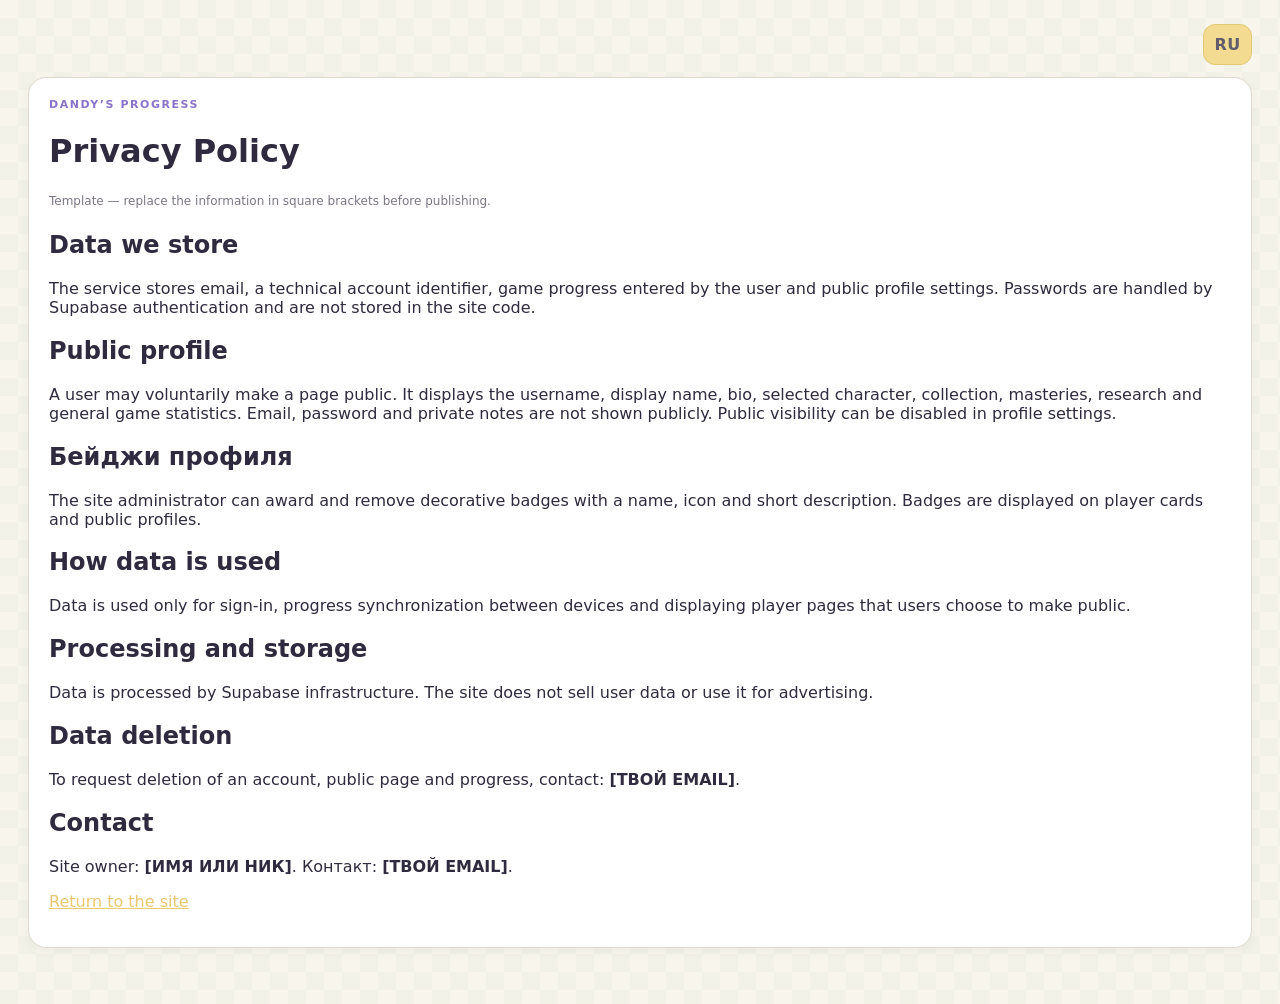
<file: privacy.html>
<!doctype html>
<html lang="ru">
<head>
  <meta charset="utf-8">
  <meta name="viewport" content="width=device-width,initial-scale=1">
  <title>Политика конфиденциальности — Dandy’s Progress</title>
  <link rel="icon" href="favicon.ico" sizes="any">
  <link rel="icon" type="image/png" sizes="32x32" href="favicon-32.png">
  <link rel="icon" type="image/png" sizes="192x192" href="favicon-192.png">
  <link rel="apple-touch-icon" href="apple-touch-icon.png">
  <link rel="manifest" href="site.webmanifest">
  <link rel="stylesheet" href="styles.css">
</head>
<body>
  <main class="page active" style="max-width:850px">
    <div style="display:flex;justify-content:flex-end;margin-bottom:12px">
      <button class="secondary-btn compact language-toggle" id="languageToggle" type="button" title="Switch to English" aria-label="Switch to English">EN</button>
    </div>
    <div class="panel">
      <p class="eyebrow">Dandy’s Progress</p>
      <h1>Политика конфиденциальности</h1>
      <p class="note">Шаблон — перед публичной публикацией замени данные в квадратных скобках.</p>

      <h2>Какие данные хранятся</h2>
      <p>Сервис хранит email, технический идентификатор аккаунта, введённый пользователем игровой прогресс и настройки публичного профиля. Пароли обрабатываются системой аутентификации Supabase и не сохраняются в коде сайта.</p>

      <h2>Публичный профиль</h2>
      <p>Пользователь может добровольно открыть страницу, на которой отображаются ник, имя, описание, выбранный персонаж, коллекция, мастерства, исследования и общая игровая статистика. Email, пароль и личные заметки публично не показываются. Публичность страницы можно отключить в настройках профиля.</p>

      <h2>Бейджи профиля</h2>
      <p>Администратор сайта может выдавать и удалять декоративные бейджи с названием, значком и кратким описанием. Бейджи отображаются в карточках и публичных профилях игроков.</p>

      <h2>Зачем используются данные</h2>
      <p>Данные используются только для входа, синхронизации прогресса между устройствами и показа добровольно открытых страниц игроков.</p>

      <h2>Передача и хранение</h2>
      <p>Данные обрабатываются инфраструктурой Supabase. Сайт не продаёт пользовательские данные и не использует их для рекламы.</p>

      <h2>Удаление данных</h2>
      <p>Чтобы запросить удаление аккаунта, публичной страницы и прогресса, напиши: <strong>[ТВОЙ EMAIL]</strong>.</p>

      <h2>Контакты</h2>
      <p>Владелец сайта: <strong>[ИМЯ ИЛИ НИК]</strong>. Контакт: <strong>[ТВОЙ EMAIL]</strong>.</p>
      <p><a href="index.html" style="color:var(--accent-warm)">Вернуться на сайт</a></p>
    </div>
  </main>
  <script src="i18n.js"></script>
  <script>
    document.getElementById('languageToggle').addEventListener('click', () => window.I18N.toggle());
    window.addEventListener('dandys-language-change', () => window.I18N.translate(document));
  </script>
</body>
</html>
</file>
<file: styles.css>
:root {
  --bg: #11131a;
  --bg-2: #171a22;
  --panel: #1b1f29;
  --panel-2: #222735;
  --panel-3: #2a3040;
  --panel-4: #31384b;
  --text: #edf1f7;
  --muted: #a4afc0;
  --muted-2: #7f8899;
  --line: #313847;
  --line-soft: rgba(255,255,255,.06);
  --accent: #8e79ff;
  --accent-strong: #775ef3;
  --accent-soft: rgba(142,121,255,.14);
  --accent-warm: #f5c56f;
  --green: #67d49b;
  --yellow: #f0c86c;
  --red: #ef8a91;
  --cyan: #7ec7ff;
  --shadow-sm: 0 4px 14px rgba(7, 10, 18, .14);
  --shadow-md: 0 10px 26px rgba(7, 10, 18, .22);
  --shadow-lg: 0 16px 40px rgba(7, 10, 18, .28);
  --radius-sm: 12px;
  --radius-md: 16px;
  --radius-lg: 22px;
  font-family: Inter, ui-sans-serif, system-ui, -apple-system, BlinkMacSystemFont, "Segoe UI", sans-serif;
}

* { box-sizing: border-box; }
html { color-scheme: dark; scroll-behavior: smooth; }
body {
  margin: 0;
  min-height: 100vh;
  color: var(--text);
  background:
    linear-gradient(rgba(255,255,255,.02) 1px, transparent 1px),
    linear-gradient(90deg, rgba(255,255,255,.02) 1px, transparent 1px),
    linear-gradient(180deg, #11131a 0%, #131722 100%);
  background-size: 22px 22px, 22px 22px, auto;
}

button, input, select, textarea { font: inherit; }
button { color: inherit; }
img { max-width: 100%; }

::-webkit-scrollbar { width: 10px; height: 10px; }
::-webkit-scrollbar-thumb { background: #394154; border-radius: 999px; }
::-webkit-scrollbar-track { background: #161921; }

.app-shell {
  min-height: 100vh;
  display: grid;
  grid-template-columns: 268px minmax(0, 1fr);
}

.sidebar {
  position: sticky;
  top: 0;
  height: 100vh;
  display: flex;
  flex-direction: column;
  padding: 22px 18px;
  background: rgba(23, 26, 34, .96);
  border-right: 1px solid var(--line);
  z-index: 20;
}

.brand {
  display: flex;
  align-items: center;
  gap: 12px;
  padding: 2px 8px 22px;
  margin-bottom: 10px;
  border-bottom: 1px solid var(--line-soft);
}

.brand-mark {
  width: 46px;
  height: 46px;
  border-radius: 14px;
  display: grid;
  place-items: center;
  background: #f1c96f;
  color: #242020;
  font-weight: 900;
  letter-spacing: .04em;
  box-shadow: inset 0 -3px 0 rgba(0,0,0,.16), var(--shadow-sm);
}

.brand strong {
  display: block;
  font-size: 15px;
  letter-spacing: -.01em;
}

.brand small {
  display: block;
  margin-top: 4px;
  color: var(--muted);
}

.nav {
  display: grid;
  gap: 6px;
}

.nav-btn {
  width: 100%;
  border: 1px solid transparent;
  background: transparent;
  padding: 12px 13px;
  border-radius: 14px;
  text-align: left;
  color: var(--muted);
  cursor: pointer;
  display: flex;
  align-items: center;
  gap: 12px;
  transition: background .18s ease, border-color .18s ease, color .18s ease, transform .18s ease;
}

.nav-btn span {
  width: 22px;
  text-align: center;
  color: var(--accent-warm);
  opacity: .85;
}

.nav-btn:hover {
  background: rgba(255,255,255,.03);
  border-color: var(--line-soft);
  color: var(--text);
}

.nav-btn.active {
  color: var(--text);
  background: rgba(142,121,255,.12);
  border-color: rgba(142,121,255,.28);
  box-shadow: inset 3px 0 0 var(--accent);
}

.sidebar-footer {
  margin-top: auto;
  padding: 16px 8px 4px;
  color: var(--muted-2);
  font-size: 12px;
  line-height: 1.55;
  border-top: 1px solid var(--line-soft);
}

.sidebar-footer .ghost-btn { display: none; margin-top: 12px; width: 100%; }

.main { min-width: 0; }

.topbar {
  position: sticky;
  top: 0;
  z-index: 10;
  display: flex;
  align-items: center;
  justify-content: space-between;
  gap: 16px;
  padding: 18px 28px;
  background: rgba(17, 19, 26, .94);
  border-bottom: 1px solid var(--line);
}

.topbar h1 {
  margin: 0 0 4px;
  font-size: 24px;
  letter-spacing: -.03em;
}

.topbar p {
  margin: 0;
  color: var(--muted);
  font-size: 13px;
}

.top-actions {
  display: flex;
  align-items: center;
  gap: 10px;
  flex-wrap: wrap;
  justify-content: flex-end;
}

.save-state {
  color: var(--muted);
  font-size: 12px;
}

.menu-btn {
  display: none;
  width: 42px;
  height: 42px;
  border-radius: 12px;
  border: 1px solid var(--line);
  background: var(--panel);
}

.page {
  display: none;
  max-width: 1480px;
  margin: 0 auto;
  padding: 26px 28px 56px;
}

.page.active {
  display: block;
  animation: fade .18s ease;
}

@keyframes fade {
  from { opacity: .35; transform: translateY(4px); }
}

.hero,
.panel,
.entity-card,
.achievement,
.data-card,
.dialog-card,
.stat-card,
.account-card,
.auth-notice {
  background: var(--panel);
  border: 1px solid var(--line);
  box-shadow: var(--shadow-sm);
}

.hero {
  position: relative;
  overflow: hidden;
  border-radius: 24px;
  padding: 26px;
  background:
    linear-gradient(180deg, rgba(255,255,255,.02), rgba(255,255,255,0)),
    var(--panel);
}

.hero::before {
  content: "";
  position: absolute;
  inset: 0 auto auto 0;
  width: 100%;
  height: 5px;
  background: linear-gradient(90deg, var(--accent), #bbaeff 58%, var(--accent-warm));
}

.hero::after {
  content: "fan tracker";
  position: absolute;
  top: 20px;
  right: 22px;
  font-size: 11px;
  letter-spacing: .12em;
  text-transform: uppercase;
  color: var(--muted-2);
}

.hero h2 {
  margin: 0 0 8px;
  max-width: 760px;
  font-size: 29px;
  line-height: 1.18;
  letter-spacing: -.03em;
}

.hero p {
  margin: 0;
  max-width: 760px;
  color: var(--muted);
  line-height: 1.65;
}

.eyebrow {
  margin: 0 0 10px;
  font-size: 11px;
  letter-spacing: .12em;
  text-transform: uppercase;
  color: var(--accent-warm);
}

.stat-grid {
  display: grid;
  grid-template-columns: repeat(4, minmax(0, 1fr));
  gap: 14px;
  margin: 18px 0;
}

.stat-card {
  position: relative;
  min-height: 118px;
  border-radius: 18px;
  padding: 18px;
  overflow: hidden;
}

.stat-card::before {
  content: "";
  position: absolute;
  top: 0;
  left: 0;
  width: 100%;
  height: 4px;
  background: linear-gradient(90deg, var(--accent) 0%, rgba(142,121,255,0) 100%);
}

.stat-card .label {
  color: var(--muted);
  font-size: 12px;
}

.stat-card .value {
  margin-top: 10px;
  font-size: 31px;
  font-weight: 800;
  letter-spacing: -.03em;
}

.stat-card .hint {
  margin-top: 6px;
  color: var(--muted-2);
  font-size: 11px;
  line-height: 1.4;
}

.stat-card .spark {
  position: absolute;
  top: 14px;
  right: 14px;
  font-size: 18px;
  opacity: .8;
  background: rgba(255,255,255,.03);
  border: 1px solid var(--line-soft);
  border-radius: 10px;
  width: 34px;
  height: 34px;
  display: grid;
  place-items: center;
}

.grid-2 {
  display: grid;
  grid-template-columns: minmax(0, 1.25fr) minmax(280px, .75fr);
  gap: 18px;
}

.panel {
  border-radius: 20px;
  padding: 20px;
}

.panel-head {
  display: flex;
  align-items: flex-start;
  justify-content: space-between;
  gap: 14px;
  margin-bottom: 16px;
}

.panel h3 {
  margin: 0;
  font-size: 17px;
  letter-spacing: -.01em;
}

.panel-sub {
  margin-top: 4px;
  color: var(--muted);
  font-size: 12px;
}

.toolbar {
  display: flex;
  align-items: center;
  gap: 10px;
  flex-wrap: wrap;
  margin-bottom: 18px;
}

.search { flex: 1 1 240px; }
.search input { width: 100%; }

input,
select,
textarea {
  width: 100%;
  border: 1px solid var(--line);
  background: var(--panel-2);
  color: var(--text);
  border-radius: 12px;
  padding: 11px 12px;
  outline: none;
  transition: border-color .18s ease, box-shadow .18s ease, background .18s ease;
}

input:hover,
select:hover,
textarea:hover { background: var(--panel-3); }

input:focus,
select:focus,
textarea:focus {
  border-color: rgba(142,121,255,.75);
  box-shadow: 0 0 0 3px rgba(142,121,255,.12);
  background: var(--panel-3);
}

.filter-tabs {
  display: flex;
  flex-wrap: wrap;
  gap: 6px;
}

.filter-btn {
  border: 1px solid var(--line);
  background: var(--panel);
  color: var(--muted);
  padding: 8px 12px;
  border-radius: 999px;
  cursor: pointer;
}

.filter-btn:hover {
  border-color: var(--panel-4);
  color: var(--text);
}

.filter-btn.active {
  color: #17131f;
  background: var(--accent-warm);
  border-color: transparent;
  font-weight: 700;
}

.card-grid {
  display: grid;
  grid-template-columns: repeat(auto-fill, minmax(254px, 1fr));
  gap: 14px;
}

.entity-card {
  border-radius: 18px;
  padding: 16px;
  display: flex;
  flex-direction: column;
  gap: 14px;
  transition: transform .18s ease, border-color .18s ease, box-shadow .18s ease;
}

.entity-card:hover {
  transform: translateY(-2px);
  border-color: rgba(142,121,255,.22);
  box-shadow: var(--shadow-md);
}

.entity-top {
  display: flex;
  align-items: center;
  gap: 12px;
}

.avatar {
  flex: 0 0 auto;
  width: 48px;
  height: 48px;
  display: grid;
  place-items: center;
  border-radius: 14px;
  font-weight: 900;
  background: #f1c96f;
  color: #26201f;
  border: 1px solid rgba(255,255,255,.06);
}

.avatar.twisted {
  background: #b16a9a;
  color: #fff;
}

.entity-name {
  min-width: 0;
}

.entity-name strong {
  display: block;
  font-size: 14px;
  white-space: nowrap;
  overflow: hidden;
  text-overflow: ellipsis;
}

.entity-name small {
  color: var(--muted);
}

.badges {
  margin-left: auto;
  display: flex;
  gap: 5px;
  flex-wrap: wrap;
  justify-content: flex-end;
}

.badge {
  border-radius: 999px;
  border: 1px solid var(--line);
  padding: 4px 7px;
  font-size: 10px;
  color: var(--muted);
  background: rgba(255,255,255,.02);
}

.badge.good {
  color: var(--green);
  border-color: rgba(103,212,155,.25);
  background: rgba(103,212,155,.08);
}

.badge.warn { color: var(--yellow); }
.badge.pink { color: #f3b0cf; }

.check-row {
  display: grid;
  grid-template-columns: repeat(3, 1fr);
  gap: 7px;
}

.check-chip { position: relative; }
.check-chip input { position: absolute; opacity: 0; pointer-events: none; }

.check-chip span {
  display: block;
  border: 1px solid var(--line);
  border-radius: 11px;
  padding: 8px 7px;
  text-align: center;
  font-size: 11px;
  color: var(--muted);
  cursor: pointer;
  user-select: none;
  background: var(--panel-2);
}

.check-chip input:checked + span {
  color: #102314;
  background: var(--green);
  border-color: transparent;
  font-weight: 700;
}

.progress-wrap { display: grid; gap: 7px; }

.progress-meta {
  display: flex;
  justify-content: space-between;
  gap: 10px;
  color: var(--muted);
  font-size: 11px;
}

.progress {
  height: 8px;
  background: rgba(255,255,255,.06);
  border-radius: 999px;
  overflow: hidden;
}

.progress > span {
  display: block;
  height: 100%;
  border-radius: inherit;
  background: linear-gradient(90deg, var(--accent), #b19eff);
}

.card-actions {
  display: flex;
  gap: 8px;
  margin-top: auto;
}

.card-actions button { flex: 1; }

.primary-btn,
.secondary-btn,
.danger-btn,
.ghost-btn,
.icon-btn {
  border-radius: 12px;
  padding: 10px 14px;
  border: 1px solid transparent;
  cursor: pointer;
  transition: transform .15s ease, background .18s ease, border-color .18s ease, filter .18s ease;
}

.primary-btn:hover,
.secondary-btn:hover,
.danger-btn:hover,
.ghost-btn:hover,
.icon-btn:hover { transform: translateY(-1px); }

.primary-btn {
  color: #17131f;
  font-weight: 800;
  background: var(--accent-warm);
  box-shadow: inset 0 -2px 0 rgba(0,0,0,.16);
}

.primary-btn:hover { filter: brightness(1.05); }
.primary-btn.compact { padding: 8px 12px; }

.secondary-btn {
  background: var(--panel-3);
  border-color: var(--line);
}

.ghost-btn {
  background: transparent;
  border-color: var(--line);
  color: var(--muted);
}

.danger-btn {
  color: var(--red);
  background: rgba(239,138,145,.08);
  border-color: rgba(239,138,145,.24);
}

.icon-btn {
  width: 38px;
  height: 38px;
  padding: 0;
  font-size: 22px;
  background: var(--panel-2);
  border-color: var(--line);
}

.research-row {
  display: flex;
  align-items: center;
  gap: 8px;
}

.research-row input[type=number] {
  width: 78px;
  text-align: center;
}

.research-row input[type=range] {
  flex: 1;
  padding: 0;
  accent-color: var(--accent);
}

.achievement-list {
  display: grid;
  gap: 10px;
}

.achievement {
  display: grid;
  grid-template-columns: auto 1fr minmax(150px, 260px) auto;
  gap: 14px;
  align-items: center;
  border-radius: 16px;
  padding: 14px;
}

.achievement.done {
  border-color: rgba(103,212,155,.26);
  opacity: .8;
}

.achievement-check {
  width: 24px;
  height: 24px;
  accent-color: var(--green);
}

.achievement h4 {
  margin: 0 0 4px;
  font-size: 14px;
}

.achievement p {
  margin: 0;
  color: var(--muted);
  font-size: 11px;
}

.achievement .tier {
  font-size: 10px;
  color: var(--yellow);
}

.achievement-progress {
  display: grid;
  gap: 5px;
}

.inline-progress {
  display: flex;
  align-items: center;
  gap: 7px;
}

.inline-progress input {
  width: 90px;
  padding: 7px 8px;
}

.empty {
  text-align: center;
  color: var(--muted);
  padding: 40px 20px;
  border: 1px dashed var(--line);
  border-radius: 18px;
}

.list-mini {
  display: grid;
  gap: 10px;
}

.mini-row {
  display: grid;
  grid-template-columns: 1fr auto;
  gap: 12px;
  padding: 10px 0;
  border-bottom: 1px solid var(--line-soft);
}

.mini-row:last-child { border-bottom: 0; }

.mini-row small {
  display: block;
  margin-top: 3px;
  color: var(--muted);
}

.dialog {
  width: min(820px, calc(100vw - 26px));
  max-height: calc(100vh - 30px);
  padding: 0;
  border: 0;
  background: transparent;
}

.dialog::backdrop {
  background: rgba(7, 9, 15, .72);
  backdrop-filter: blur(4px);
}

.dialog-card {
  border-radius: 22px;
  padding: 22px;
  max-height: calc(100vh - 30px);
  overflow: auto;
  box-shadow: var(--shadow-lg);
}

.dialog-head {
  display: flex;
  align-items: flex-start;
  justify-content: space-between;
  gap: 16px;
  margin-bottom: 20px;
}

.dialog-head h2 { margin: 3px 0 0; }
.dialog-actions { display: flex; justify-content: flex-end; gap: 10px; margin-top: 20px; }
.mastery-head { display: flex; gap: 10px; flex-wrap: wrap; margin-bottom: 18px; }
.task-list { display: grid; gap: 10px; }

.task-row {
  display: grid;
  grid-template-columns: minmax(180px, 1fr) 100px 20px 100px 38px;
  gap: 8px;
  align-items: center;
}

.task-row .task-label {
  font-size: 13px;
  line-height: 1.45;
}

.task-row .slash {
  text-align: center;
  color: var(--muted);
}

.task-row input { width: 100%; }
.task-row .remove-task { padding: 0; height: 38px; }

.form-grid {
  display: grid;
  grid-template-columns: 1fr 1fr;
  gap: 14px;
}

.form-grid label {
  display: grid;
  gap: 7px;
  color: var(--muted);
  font-size: 12px;
}

.span-2 { grid-column: span 2; }

.data-actions {
  display: grid;
  grid-template-columns: repeat(3, 1fr);
  gap: 12px;
}

.data-card {
  border-radius: 16px;
  padding: 18px;
  background: var(--panel-2);
}

.data-card h4 { margin: 0 0 7px; }

.data-card p {
  min-height: 54px;
  color: var(--muted);
  font-size: 12px;
  line-height: 1.55;
}

.note {
  color: var(--muted);
  font-size: 12px;
  line-height: 1.6;
}

.toast {
  position: fixed;
  right: 18px;
  bottom: 18px;
  z-index: 99;
  padding: 12px 15px;
  border-radius: 12px;
  background: var(--panel-3);
  border: 1px solid var(--line);
  box-shadow: var(--shadow-lg);
  animation: toastIn .2s ease;
}

@keyframes toastIn {
  from { opacity: 0; transform: translateY(8px); }
}

/* artwork and cloud accounts */
.account-btn { white-space: nowrap; }

.entity-image {
  width: 64px;
  height: 64px;
  padding: 5px;
  overflow: hidden;
  border-radius: 16px;
  background: linear-gradient(180deg, #2a3040, #232837);
  border: 1px solid var(--line);
}

.entity-image.twisted {
  background: linear-gradient(180deg, #433052, #33283f);
}

.entity-image img {
  display: block;
  width: 100%;
  height: 100%;
  object-fit: contain;
  filter: drop-shadow(0 4px 7px rgba(0,0,0,.35));
}

.entity-image span {
  width: 100%;
  height: 100%;
  display: none;
  place-items: center;
  font-weight: 900;
  color: var(--text);
}

.entity-image span:not([hidden]) { display: grid; }

.auth-dialog { width: min(560px, calc(100vw - 26px)); }
.auth-view { display: grid; gap: 16px; }

.auth-notice {
  border-radius: 16px;
  padding: 17px;
  background: var(--panel-2);
}

.auth-notice p {
  margin: 8px 0 0;
  color: var(--muted);
  line-height: 1.55;
}

.auth-notice code { color: var(--cyan); }
.auth-actions { flex-wrap: wrap; }
.auth-actions button { min-width: 150px; }

.auth-message {
  min-height: 20px;
  margin-top: 12px;
  color: var(--yellow);
  font-size: 12px;
  line-height: 1.5;
}

.auth-message.error { color: var(--red); }
.auth-message.good { color: var(--green); }

.account-card {
  display: flex;
  align-items: center;
  gap: 14px;
  border-radius: 16px;
  padding: 16px;
  background: var(--panel-2);
}

.account-avatar {
  width: 48px;
  height: 48px;
  display: grid;
  place-items: center;
  border-radius: 15px;
  font-size: 20px;
  font-weight: 900;
  color: #1f1b22;
  background: var(--accent-warm);
}

.account-avatar img {
  width: 100%;
  height: 100%;
  display: block;
  object-fit: cover;
  border-radius: inherit;
}

.account-card small {
  display: block;
  margin-top: 5px;
  color: var(--muted);
}

.cloud-panel { border-color: rgba(126,199,255,.24); }

@media (max-width: 1100px) {
  .stat-grid { grid-template-columns: repeat(2, 1fr); }
  .grid-2 { grid-template-columns: 1fr; }
  .data-actions { grid-template-columns: 1fr; }
}

@media (max-width: 760px) {
  .app-shell { grid-template-columns: 1fr; }

  .sidebar {
    position: fixed;
    left: 0;
    top: 0;
    width: min(310px, 88vw);
    transform: translateX(-105%);
    transition: transform .22s ease;
    box-shadow: var(--shadow-lg);
  }

  .sidebar.open { transform: translateX(0); }
  .sidebar-footer .ghost-btn { display: block; }
  .menu-btn { display: block; flex: 0 0 auto; }

  .topbar {
    padding: 16px;
    align-items: flex-start;
  }

  .topbar h1 { font-size: 20px; }
  .topbar p, .save-state { display: none; }
  .page { padding: 18px 14px 48px; }
  .hero { padding: 20px; }
  .hero h2 { font-size: 22px; }
  .hero::after { display: none; }
  .stat-grid { grid-template-columns: 1fr 1fr; gap: 10px; }
  .stat-card { min-height: 104px; padding: 15px; }
  .stat-card .value { font-size: 24px; }
  .achievement { grid-template-columns: auto 1fr; }
  .achievement-progress, .achievement .tier { grid-column: 2; }
  .task-row { grid-template-columns: 1fr 72px 14px 72px 38px; }
  .task-row .task-label { grid-column: 1 / -1; }
}

@media (max-width: 470px) {
  .stat-grid { grid-template-columns: 1fr; }
  .check-row { grid-template-columns: 1fr; }
  .form-grid { grid-template-columns: 1fr; }
  .span-2 { grid-column: auto; }
  .top-actions .primary-btn { display: none; }
  .account-btn { padding: 8px 9px; font-size: 12px; }
  .entity-image { width: 56px; height: 56px; }
  .card-grid { grid-template-columns: 1fr; }
}

/* Version 5 — Gardenview fan-site skin and public player pages */
:root {
  --bg: #111423;
  --bg-2: #171a2a;
  --panel: #202438;
  --panel-2: #282d43;
  --panel-3: #313750;
  --panel-4: #3b425d;
  --line: rgba(223, 228, 255, .14);
  --line-soft: rgba(223, 228, 255, .07);
  --accent: #9d87ff;
  --accent-strong: #8068eb;
  --accent-soft: rgba(157, 135, 255, .16);
  --accent-warm: #f4cf71;
  --green: #7ed8a8;
  --cyan: #83d5df;
  --red: #f08d9d;
}

body {
  background:
    radial-gradient(circle at 12% 13%, rgba(244, 207, 113, .08) 0 3px, transparent 4px),
    radial-gradient(circle at 88% 20%, rgba(157, 135, 255, .10) 0 4px, transparent 5px),
    radial-gradient(circle at 23% 78%, rgba(126, 216, 168, .08) 0 3px, transparent 4px),
    linear-gradient(rgba(255,255,255,.018) 1px, transparent 1px),
    linear-gradient(90deg, rgba(255,255,255,.018) 1px, transparent 1px),
    linear-gradient(180deg, #111423 0%, #16192b 100%);
  background-size: 110px 110px, 150px 150px, 130px 130px, 24px 24px, 24px 24px, auto;
}

.sidebar {
  background:
    linear-gradient(180deg, rgba(72, 55, 105, .22), transparent 180px),
    rgba(25, 28, 45, .98);
}

.brand-mark {
  position: relative;
  transform: rotate(-2deg);
  border: 2px solid rgba(47, 39, 31, .35);
  background: #f4cf71;
  box-shadow: inset 0 -4px 0 rgba(81, 63, 30, .22), 4px 5px 0 rgba(9, 11, 20, .25);
}

.brand-mark::after {
  content: "";
  position: absolute;
  width: 7px;
  height: 7px;
  border-radius: 50%;
  top: 5px;
  right: 5px;
  background: #9d87ff;
  border: 1px solid rgba(0,0,0,.18);
}

.brand strong { font-family: Georgia, "Times New Roman", serif; font-size: 17px; }
.nav-btn.active { background: rgba(157, 135, 255, .15); }
.nav-btn span { color: #f4cf71; font-size: 16px; }

.topbar {
  background: rgba(17, 20, 35, .95);
  box-shadow: 0 5px 18px rgba(4, 6, 13, .14);
}

.topbar::after {
  content: "";
  position: absolute;
  left: 0;
  right: 0;
  bottom: -1px;
  height: 2px;
  background: linear-gradient(90deg, #f4cf71 0 22%, #9d87ff 22% 51%, #7ed8a8 51% 75%, #ef9ab6 75%);
  opacity: .65;
}

.hero {
  min-height: 180px;
  background:
    radial-gradient(circle at 92% 15%, rgba(244, 207, 113, .14) 0 75px, transparent 76px),
    radial-gradient(circle at 83% 100%, rgba(126, 216, 168, .09) 0 95px, transparent 96px),
    linear-gradient(145deg, rgba(157, 135, 255, .13), rgba(255,255,255,.01) 52%),
    var(--panel);
}

.hero::before {
  height: 7px;
  background: repeating-linear-gradient(90deg, #f4cf71 0 52px, #9d87ff 52px 104px, #7ed8a8 104px 156px, #ef9ab6 156px 208px);
}

.hero::after {
  content: "GARDENVIEW ARCHIVE";
  padding: 6px 9px;
  border-radius: 8px;
  border: 1px dashed rgba(244,207,113,.35);
  background: rgba(17,20,35,.42);
  transform: rotate(2deg);
}

.hero h2,
.community-hero h2 {
  font-family: Georgia, "Times New Roman", serif;
  font-weight: 700;
}

.entity-card {
  position: relative;
  overflow: hidden;
  background:
    linear-gradient(180deg, rgba(255,255,255,.025), transparent 80px),
    var(--panel);
}

.entity-card::before {
  content: "";
  position: absolute;
  left: 0;
  top: 0;
  bottom: 0;
  width: 4px;
  background: linear-gradient(180deg, #9d87ff, #f4cf71);
  opacity: .75;
}

.entity-image {
  background:
    radial-gradient(circle at 50% 95%, rgba(244,207,113,.12), transparent 48%),
    linear-gradient(180deg, #303650, #252a40);
  box-shadow: inset 0 0 0 2px rgba(255,255,255,.025), 3px 4px 0 rgba(9,11,19,.22);
}

.entity-image.twisted {
  background:
    radial-gradient(circle at 50% 95%, rgba(239,141,157,.12), transparent 48%),
    linear-gradient(180deg, #49334f, #32293d);
}

.primary-btn {
  border: 1px solid rgba(69, 52, 22, .22);
  box-shadow: inset 0 -3px 0 rgba(76,56,21,.20), 2px 3px 0 rgba(8,10,18,.16);
}

.secondary-btn,
.ghost-btn,
.filter-btn,
.check-chip span {
  box-shadow: inset 0 -1px 0 rgba(0,0,0,.10);
}

.stat-card:nth-child(4n+1)::before { background: linear-gradient(90deg, #f4cf71, transparent); }
.stat-card:nth-child(4n+2)::before { background: linear-gradient(90deg, #9d87ff, transparent); }
.stat-card:nth-child(4n+3)::before { background: linear-gradient(90deg, #7ed8a8, transparent); }
.stat-card:nth-child(4n+4)::before { background: linear-gradient(90deg, #ef9ab6, transparent); }

/* Community */
.community-hero {
  position: relative;
  min-height: 255px;
  display: grid;
  grid-template-columns: minmax(0, 1fr) auto;
  align-items: center;
  gap: 24px;
  padding: 30px;
  border-radius: 25px;
  overflow: hidden;
  border: 1px solid var(--line);
  background:
    radial-gradient(circle at 92% 8%, rgba(244,207,113,.18) 0 105px, transparent 106px),
    radial-gradient(circle at 75% 110%, rgba(126,216,168,.13) 0 125px, transparent 126px),
    linear-gradient(135deg, rgba(157,135,255,.19), rgba(239,154,182,.06) 54%, rgba(244,207,113,.05)),
    var(--panel);
  box-shadow: var(--shadow-md);
}

.community-hero::before {
  content: "";
  position: absolute;
  inset: 14px;
  border: 1px dashed rgba(244,207,113,.20);
  border-radius: 18px;
  pointer-events: none;
}

.community-copy { position: relative; z-index: 1; max-width: 710px; }
.community-hero h2 { margin: 0 0 10px; font-size: 36px; letter-spacing: -.035em; }
.community-hero p:not(.eyebrow) { color: var(--muted); line-height: 1.65; max-width: 660px; }
.community-actions { display: flex; flex-wrap: wrap; gap: 10px; margin-top: 20px; }

.community-mascots {
  position: relative;
  z-index: 1;
  display: flex;
  align-items: flex-end;
  padding-right: 18px;
}

.community-mascots .entity-image {
  width: 92px;
  height: 112px;
  border-radius: 20px 20px 14px 14px;
  background: rgba(32,36,56,.78);
  transform: rotate(-5deg);
}

.community-mascots .entity-image:nth-child(2) { transform: translateY(-14px) rotate(2deg); margin-left: -13px; z-index: 2; }
.community-mascots .entity-image:nth-child(3) { transform: rotate(6deg); margin-left: -14px; }

.community-toolbar {
  display: flex;
  align-items: center;
  gap: 12px;
  margin: 18px 0;
}

.community-toolbar .search { flex: 1; }
.community-count { flex: 0 0 auto; color: var(--muted); font-size: 12px; }

.player-grid {
  display: grid;
  grid-template-columns: repeat(auto-fill, minmax(280px, 1fr));
  gap: 15px;
}

.player-card {
  position: relative;
  min-height: 310px;
  display: flex;
  flex-direction: column;
  overflow: hidden;
  border-radius: 20px;
  border: 1px solid var(--line);
  background: var(--panel);
  box-shadow: var(--shadow-sm);
  cursor: pointer;
  transition: transform .18s ease, box-shadow .18s ease, border-color .18s ease;
}

.player-card:hover,
.player-card:focus-visible {
  transform: translateY(-3px) rotate(-.2deg);
  border-color: rgba(244,207,113,.32);
  box-shadow: var(--shadow-md);
  outline: none;
}

.player-card-cover {
  height: 52px;
  display: flex;
  align-items: center;
  justify-content: flex-end;
  padding: 0 14px;
  background:
    repeating-linear-gradient(135deg, rgba(255,255,255,.035) 0 10px, transparent 10px 20px),
    linear-gradient(90deg, rgba(157,135,255,.42), rgba(126,216,168,.24));
  border-bottom: 1px solid var(--line);
}

.player-card-cover span {
  padding: 5px 7px;
  border-radius: 7px;
  border: 1px dashed rgba(255,255,255,.20);
  color: rgba(255,255,255,.62);
  font-size: 9px;
  letter-spacing: .13em;
}

.player-card-main {
  display: flex;
  align-items: center;
  gap: 12px;
  padding: 15px 16px 6px;
}

.player-card-main .entity-image {
  width: 68px;
  height: 68px;
  margin-top: -32px;
  border: 3px solid var(--panel);
  box-shadow: 3px 4px 0 rgba(7,9,16,.25);
}

.player-identity { min-width: 0; }
.player-identity strong { display: block; font-size: 16px; overflow: hidden; text-overflow: ellipsis; white-space: nowrap; }
.player-identity small { color: var(--muted); }
.online-pin { margin-left: auto; width: 10px; height: 10px; border-radius: 50%; background: var(--green); box-shadow: 0 0 0 4px rgba(126,216,168,.10); }

.player-bio {
  flex: 1;
  min-height: 58px;
  margin: 8px 16px;
  color: var(--muted);
  font-size: 12px;
  line-height: 1.55;
}

.player-stats {
  display: grid;
  grid-template-columns: 1fr 1fr;
  gap: 7px;
  padding: 0 16px 14px;
}

.player-stats span {
  padding: 8px 9px;
  border-radius: 10px;
  background: var(--panel-2);
  border: 1px solid var(--line-soft);
  color: var(--muted);
  font-size: 11px;
}

.player-stats b { color: var(--text); }
.player-card > button { margin: 0 16px 16px; }

.community-state {
  min-height: 275px;
  display: flex;
  flex-direction: column;
  align-items: center;
  justify-content: center;
  text-align: center;
  gap: 8px;
  padding: 30px;
  border: 1px dashed var(--line);
  border-radius: 20px;
  color: var(--muted);
  background: rgba(32,36,56,.58);
}

.community-state strong { color: var(--text); font-size: 18px; }
.community-state span { max-width: 520px; line-height: 1.55; }
.community-state button { margin-top: 10px; }
.loader-token { width: 58px; height: 58px; display: grid; place-items: center; margin-bottom: 7px; border-radius: 18px; color: #251f1b; font-weight: 900; background: var(--accent-warm); box-shadow: 4px 5px 0 rgba(8,10,18,.22); transform: rotate(-3deg); }

/* Public profile editor */
.profile-dialog { width: min(900px, calc(100vw - 24px)); }
.profile-editor-grid { display: grid; grid-template-columns: 260px minmax(0,1fr); gap: 20px; align-items: stretch; }
.profile-fields { align-content: start; }
.field-help { margin: -2px 0 0; color: var(--muted-2); font-size: 10px; line-height: 1.5; }
.profile-toggle { display: flex !important; align-items: center; gap: 10px; align-self: end; padding: 10px 0; color: var(--text) !important; }
.profile-toggle input { width: 19px; height: 19px; accent-color: var(--green); }

.profile-preview {
  position: relative;
  min-height: 320px;
  display: flex;
  flex-direction: column;
  align-items: center;
  text-align: center;
  padding: 24px 18px;
  border-radius: 20px;
  border: 1px solid var(--line);
  background:
    radial-gradient(circle at 50% 15%, rgba(244,207,113,.15), transparent 34%),
    linear-gradient(180deg, rgba(157,135,255,.14), transparent 54%),
    var(--panel-2);
}

.preview-label { position: absolute; top: 12px; left: 12px; color: var(--muted-2); font-size: 9px; letter-spacing: .12em; text-transform: uppercase; }
.preview-avatar { margin-top: 28px; }
.preview-avatar .entity-image { width: 105px; height: 105px; border-radius: 28px; }
.profile-preview > strong { margin-top: 14px; font-size: 19px; }
.profile-preview > small { color: var(--muted); margin-top: 3px; }
.profile-preview > p { min-height: 55px; color: var(--muted); font-size: 12px; line-height: 1.5; }
.preview-stats { width: 100%; display: flex; justify-content: center; flex-wrap: wrap; gap: 7px; margin-top: auto; }
.preview-stats span { padding: 7px 9px; border-radius: 999px; background: rgba(255,255,255,.04); border: 1px solid var(--line-soft); color: var(--muted); font-size: 10px; }

/* Viewed profile */
.public-profile-dialog { width: min(1050px, calc(100vw - 24px)); }
.public-profile-head { display: grid; grid-template-columns: auto minmax(0,1fr) auto; align-items: center; gap: 16px; padding: 18px; border-radius: 18px; border: 1px solid var(--line); background: linear-gradient(100deg, rgba(157,135,255,.14), rgba(244,207,113,.05)), var(--panel-2); }
.public-profile-avatar .entity-image { width: 95px; height: 95px; border-radius: 25px; }
.public-profile-copy > span { color: var(--accent-warm); font-size: 12px; }
.public-profile-copy p { margin: 7px 0 0; color: var(--muted); line-height: 1.6; }
.public-stat-grid { margin: 16px 0; }
.public-profile-section { margin-top: 16px; padding: 18px; border: 1px solid var(--line); border-radius: 18px; background: var(--panel-2); }
.public-entity-grid { display: grid; grid-template-columns: repeat(auto-fill, minmax(185px,1fr)); gap: 9px; }
.public-entity { display: flex; align-items: center; gap: 9px; padding: 9px; border-radius: 13px; border: 1px solid var(--line-soft); background: rgba(255,255,255,.025); }
.public-entity .entity-image { width: 50px; height: 50px; border-radius: 13px; box-shadow: none; }
.public-entity span { min-width: 0; }
.public-entity b, .public-entity small { display: block; overflow: hidden; text-overflow: ellipsis; white-space: nowrap; }
.public-entity small { margin-top: 3px; color: var(--muted); font-size: 10px; }
.public-research-list { display: grid; grid-template-columns: repeat(auto-fill, minmax(250px,1fr)); gap: 9px; }
.public-research-row { display: grid; grid-template-columns: 54px 1fr; align-items: center; gap: 10px; padding: 10px; border-radius: 13px; border: 1px solid var(--line-soft); background: rgba(255,255,255,.025); }
.public-research-row .entity-image { width: 54px; height: 54px; border-radius: 14px; box-shadow: none; }
.public-research-row b, .public-research-row small { display: block; }
.public-research-row small { margin: 3px 0 7px; color: var(--muted); font-size: 10px; }
.public-updated { margin: 14px 0 0; text-align: right; color: var(--muted-2); font-size: 10px; }
.compact-empty { padding: 20px; }

@media (max-width: 820px) {
  .community-hero { grid-template-columns: 1fr; padding: 23px; }
  .community-mascots { position: absolute; right: 8px; bottom: -44px; opacity: .26; }
  .community-copy { padding-right: 0; }
  .profile-editor-grid { grid-template-columns: 1fr; }
  .profile-preview { min-height: 250px; }
  .public-profile-head { grid-template-columns: auto 1fr; }
  .public-profile-head > button { grid-column: 1 / -1; }
}

@media (max-width: 560px) {
  .community-hero h2 { font-size: 29px; }
  .community-toolbar { align-items: stretch; flex-direction: column; }
  .community-count { padding-left: 3px; }
  .player-grid { grid-template-columns: 1fr; }
  .public-profile-head { grid-template-columns: 1fr; text-align: center; }
  .public-profile-avatar { display: flex; justify-content: center; }
  .public-entity-grid, .public-research-list { grid-template-columns: 1fr; }
}
.hero-actions { display:flex; flex-wrap:wrap; gap:10px; margin-top:20px; }
.privacy-link { display:inline-block; margin-top:8px; color:var(--muted); text-decoration:none; border-bottom:1px dotted var(--line); }
.privacy-link:hover { color:var(--accent-warm); }

/* Version 6: community rankings and profile comparison */
.community-tabs {
  display: flex;
  gap: 8px;
  margin: 18px 0;
  padding: 6px;
  border: 1px solid var(--line);
  border-radius: 16px;
  background: rgba(26,30,47,.84);
  overflow-x: auto;
}

.community-tab {
  flex: 1 0 auto;
  min-width: 130px;
  padding: 10px 15px;
  border: 1px solid transparent;
  border-radius: 11px;
  background: transparent;
  color: var(--muted);
  cursor: pointer;
  font-weight: 700;
}

.community-tab:hover { color: var(--text); background: rgba(255,255,255,.035); }
.community-tab.active {
  color: #251f1b;
  background: var(--accent-warm);
  border-color: rgba(0,0,0,.08);
  box-shadow: inset 0 -2px 0 rgba(72,56,25,.22);
}

.player-card-cover { justify-content: space-between; }
.player-card-cover b {
  color: #f8f2da;
  font-size: 11px;
  font-weight: 800;
  text-shadow: 0 1px 2px rgba(0,0,0,.35);
}

.player-card-actions {
  display: grid;
  grid-template-columns: 1fr 1fr;
  gap: 8px;
  margin: 0 16px 16px;
}

.player-card-actions button { margin: 0; }
.player-card > button { margin: 0; }

.leaderboard-panel,
.compare-panel {
  border: 1px solid var(--line);
  border-radius: 21px;
  background: var(--panel);
  box-shadow: var(--shadow-sm);
  overflow: hidden;
}

.leaderboard-head {
  display: flex;
  align-items: end;
  justify-content: space-between;
  gap: 18px;
  padding: 20px;
  border-bottom: 1px solid var(--line);
  background: linear-gradient(100deg, rgba(157,135,255,.10), rgba(244,207,113,.04)), var(--panel-2);
}

.leaderboard-head h3 { margin: 0 0 6px; font-size: 21px; }
.leaderboard-head p { margin: 0; color: var(--muted); font-size: 12px; line-height: 1.55; }
.leaderboard-head label { width: min(300px, 100%); color: var(--muted); font-size: 11px; display: grid; gap: 6px; }

.leaderboard-list { display: grid; }
.leaderboard-row {
  display: grid;
  grid-template-columns: 46px 58px minmax(0,1fr) minmax(130px,auto);
  gap: 12px;
  align-items: center;
  padding: 13px 18px;
  border-bottom: 1px solid var(--line-soft);
  cursor: pointer;
  transition: background .16s ease, transform .16s ease;
}

.leaderboard-row:last-child { border-bottom: 0; }
.leaderboard-row:hover,
.leaderboard-row:focus-visible { background: rgba(255,255,255,.03); outline: none; }
.leaderboard-row .entity-image { width: 56px; height: 56px; border-radius: 15px; box-shadow: none; }
.rank-number {
  width: 34px;
  height: 34px;
  display: grid;
  place-items: center;
  border-radius: 11px;
  background: var(--panel-3);
  border: 1px solid var(--line);
  color: var(--muted);
  font-weight: 900;
}

.rank-1 .rank-number { color: #322714; background: #f4cf71; }
.rank-2 .rank-number { color: #242936; background: #cbd2df; }
.rank-3 .rank-number { color: #382319; background: #d89d72; }
.leaderboard-person { min-width: 0; }
.leaderboard-person strong,
.leaderboard-person small { display: block; white-space: nowrap; overflow: hidden; text-overflow: ellipsis; }
.leaderboard-person small { margin-top: 4px; color: var(--muted); font-size: 11px; }
.leaderboard-value { text-align: right; }
.leaderboard-value strong { display: block; font-size: 17px; color: var(--accent-warm); }
.leaderboard-value small { color: var(--muted); font-size: 10px; }

.score-explainer { margin: 0; padding: 15px 20px; border-top: 1px solid var(--line); color: var(--muted); background: rgba(255,255,255,.018); }
.score-explainer summary { color: var(--text); cursor: pointer; font-size: 12px; font-weight: 700; }
.score-explainer p { margin: 10px 0 0; font-size: 11px; line-height: 1.6; }

.compare-selectors {
  display: grid;
  grid-template-columns: 1fr auto 1fr;
  gap: 12px;
  align-items: end;
  padding: 18px;
  border-bottom: 1px solid var(--line);
  background: var(--panel-2);
}

.compare-selectors label { display: grid; gap: 6px; color: var(--muted); font-size: 11px; }
.compare-selectors button { width: 44px; height: 44px; padding: 0; font-size: 19px; }

.compare-board {
  display: grid;
  grid-template-columns: minmax(0,1fr) 70px minmax(0,1fr);
  align-items: center;
  gap: 12px;
  padding: 20px;
  background:
    radial-gradient(circle at 15% 5%, rgba(157,135,255,.10), transparent 30%),
    radial-gradient(circle at 85% 5%, rgba(244,207,113,.08), transparent 30%);
}

.compare-profile-head {
  display: grid;
  grid-template-columns: 72px minmax(0,1fr);
  gap: 12px;
  align-items: center;
  min-width: 0;
}

.compare-profile-head.right { text-align: right; grid-template-columns: minmax(0,1fr) 72px; }
.compare-profile-head.right .entity-image { grid-column: 2; grid-row: 1 / 3; }
.compare-profile-head.right div { grid-column: 1; grid-row: 1; }
.compare-profile-head.right > span { grid-column: 1; grid-row: 2; }
.compare-profile-head .entity-image { width: 72px; height: 72px; border-radius: 19px; }
.compare-profile-head strong,
.compare-profile-head small { display: block; overflow: hidden; text-overflow: ellipsis; white-space: nowrap; }
.compare-profile-head small { margin-top: 3px; color: var(--muted); }
.compare-profile-head > span { grid-column: 2; color: var(--accent-warm); font-size: 12px; font-weight: 800; }
.compare-versus { text-align: center; font-family: Georgia, "Times New Roman", serif; font-size: 24px; color: var(--accent-warm); transform: rotate(-4deg); }

.compare-metrics {
  grid-column: 1 / -1;
  display: grid;
  gap: 7px;
  margin-top: 10px;
}

.compare-metric-row {
  display: grid;
  grid-template-columns: minmax(100px,1fr) minmax(160px,1.15fr) minmax(100px,1fr);
  align-items: center;
  min-height: 44px;
  border-radius: 12px;
  border: 1px solid var(--line-soft);
  background: rgba(255,255,255,.025);
  overflow: hidden;
}

.compare-metric-row > span { text-align: center; color: var(--muted); font-size: 11px; padding: 8px; border-left: 1px solid var(--line-soft); border-right: 1px solid var(--line-soft); }
.compare-number { padding: 8px 14px; color: var(--muted); font-size: 14px; }
.compare-number:last-child { text-align: right; }
.compare-number.winner { color: var(--green); background: rgba(126,216,168,.055); }

.compare-masteries {
  display: grid;
  grid-template-columns: repeat(3, minmax(0,1fr));
  gap: 10px;
  padding: 0 20px 20px;
}

.compare-mastery-group { padding: 14px; border-radius: 14px; border: 1px solid var(--line); background: var(--panel-2); }
.compare-mastery-group h4 { margin: 0 0 10px; font-size: 12px; }
.compare-mastery-group p { margin: 0; color: var(--muted); font-size: 11px; }
.compare-chips { display: flex; flex-wrap: wrap; gap: 6px; }
.compare-chips span { padding: 6px 8px; border-radius: 999px; border: 1px solid var(--line-soft); background: rgba(255,255,255,.035); color: var(--muted); font-size: 10px; }

@media (max-width: 760px) {
  .leaderboard-head { align-items: stretch; flex-direction: column; }
  .leaderboard-head label { width: 100%; }
  .leaderboard-row { grid-template-columns: 38px 50px minmax(0,1fr); padding: 12px; }
  .leaderboard-row .entity-image { width: 48px; height: 48px; }
  .leaderboard-value { grid-column: 3; text-align: left; }
  .leaderboard-person small { white-space: normal; }
  .compare-selectors { grid-template-columns: 1fr; }
  .compare-selectors button { width: 100%; }
  .compare-board { grid-template-columns: minmax(0,1fr) 42px minmax(0,1fr); padding: 14px; gap: 6px; }
  .compare-profile-head,
  .compare-profile-head.right { display: flex; flex-direction: column; text-align: center; gap: 5px; }
  .compare-profile-head .entity-image { width: 62px; height: 62px; }
  .compare-profile-head > span { font-size: 10px; }
  .compare-versus { font-size: 18px; }
  .compare-metric-row { grid-template-columns: minmax(72px,1fr) minmax(105px,1.1fr) minmax(72px,1fr); }
  .compare-number { padding: 8px; font-size: 12px; }
  .compare-metric-row > span { font-size: 9px; }
  .compare-masteries { grid-template-columns: 1fr; padding: 0 14px 14px; }
}

@media (max-width: 470px) {
  .community-tabs { padding: 5px; }
  .community-tab { min-width: 115px; padding: 9px 11px; font-size: 12px; }
  .player-card-actions { grid-template-columns: 1fr; }
  .leaderboard-row { grid-template-columns: 36px 46px minmax(0,1fr); }
  .leaderboard-value strong { font-size: 14px; }
}

/* Ненавязчивая вкладка поддержки */
.nav-btn.donation-nav {
  margin-top: 8px;
  padding: 8px 13px;
  font-size: 11px;
  opacity: .22;
  border-color: transparent;
  background: transparent;
  box-shadow: none;
}

.nav-btn.donation-nav span {
  opacity: .65;
  color: var(--muted);
}

.nav-btn.donation-nav:hover,
.nav-btn.donation-nav:focus-visible {
  opacity: .68;
  background: rgba(255,255,255,.018);
  border-color: transparent;
  transform: none;
}

.nav-btn.donation-nav.active {
  opacity: .58;
  color: var(--muted);
  background: rgba(255,255,255,.018);
  border-color: transparent;
  box-shadow: none;
}

.support-wrap {
  min-height: calc(100vh - 150px);
  display: grid;
  place-items: center;
}

.support-panel {
  width: min(620px, 100%);
  padding: 34px;
  text-align: center;
}

.support-panel h2 {
  margin: 6px 0 12px;
}

.support-panel > p:not(.eyebrow) {
  max-width: 520px;
  margin-left: auto;
  margin-right: auto;
  line-height: 1.65;
}

.support-heart {
  width: 54px;
  height: 54px;
  margin: 0 auto 14px;
  display: grid;
  place-items: center;
  border-radius: 18px;
  border: 1px solid var(--line-soft);
  color: var(--accent-warm);
  font-size: 28px;
  opacity: .72;
}

.support-link {
  display: inline-flex;
  margin-top: 10px;
  text-decoration: none;
}

.support-footnote {
  display: block;
  margin-top: 16px;
  color: var(--muted-2);
  line-height: 1.5;
}

@media (max-width: 760px) {
  .nav-btn.donation-nav { opacity: .3; }
  .support-panel { padding: 24px 18px; }
}

/* Language switch */
.language-toggle {
  min-width: 42px;
  padding-inline: 10px;
  font-weight: 800;
  letter-spacing: .04em;
}

@media (max-width: 720px) {
  .top-actions .language-toggle {
    min-width: 38px;
    padding-inline: 8px;
  }
}

/* Custom profile avatars */
.custom-profile-image img { width: 100%; height: 100%; object-fit: cover; }


/* ==============================================================
   Dandy's Progress v11 — Gardenview theme
   Тёплая бумага, шахматный пол, цветные таблички и толстые контуры.
   ============================================================== */
:root {
  --bg: #efe5c8;
  --bg-2: #e6d7b6;
  --panel: #fffaf0;
  --panel-2: #f6edda;
  --panel-3: #eadfc8;
  --panel-4: #ded0b4;
  --text: #28233e;
  --muted: #6f6880;
  --muted-2: #8b8295;
  --line: #342d50;
  --line-soft: rgba(52,45,80,.16);
  --accent: #8064c8;
  --accent-strong: #684ba9;
  --accent-soft: rgba(128,100,200,.16);
  --accent-warm: #e6a34a;
  --green: #65ad70;
  --yellow: #efc95c;
  --red: #d96871;
  --cyan: #66aeca;
  --shadow-sm: 3px 3px 0 rgba(52,45,80,.22);
  --shadow-md: 5px 5px 0 rgba(52,45,80,.2);
  --shadow-lg: 8px 8px 0 rgba(52,45,80,.18);
  --radius-sm: 10px;
  --radius-md: 14px;
  --radius-lg: 20px;
  font-family: "Trebuchet MS", Inter, ui-sans-serif, system-ui, sans-serif;
}

html { color-scheme: light; }
body {
  background-color: var(--bg);
  background-image:
    linear-gradient(45deg, rgba(104,142,98,.075) 25%, transparent 25%),
    linear-gradient(-45deg, rgba(104,142,98,.075) 25%, transparent 25%),
    linear-gradient(45deg, transparent 75%, rgba(104,142,98,.075) 75%),
    linear-gradient(-45deg, transparent 75%, rgba(104,142,98,.075) 75%);
  background-size: 44px 44px;
  background-position: 0 0, 0 22px, 22px -22px, -22px 0;
}

::-webkit-scrollbar-thumb { background: #8a7aac; border: 3px solid #efe5c8; }
::-webkit-scrollbar-track { background: #e8dcc0; }

.sidebar {
  background:
    radial-gradient(circle at 32px 72px, rgba(255,255,255,.08) 0 3px, transparent 4px),
    linear-gradient(180deg, #302a55 0%, #24203f 100%);
  border-right: 3px solid #211d37;
  color: #fff9e9;
}
.brand { border-bottom-color: rgba(255,255,255,.15); }
.brand-mark {
  border: 3px solid #1e1a36;
  border-radius: 50%;
  background: conic-gradient(#dc6872 0 16%, #eda34d 0 32%, #e8ce5f 0 48%, #70b475 0 64%, #67add0 0 80%, #8a69c6 0);
  color: #fffaf0;
  text-shadow: 2px 2px 0 #2a2345;
  box-shadow: 3px 3px 0 #1e1a36;
}
.brand small, .sidebar-footer { color: #c9c0dc; }
.sidebar-footer { border-top-color: rgba(255,255,255,.14); }
.privacy-link { color: #f2d477; }
.nav-btn { color: #d8d1e8; border-width: 2px; font-weight: 700; }
.nav-btn span { color: #f0cb62; }
.nav-btn:hover { background: rgba(255,255,255,.08); border-color: rgba(255,255,255,.16); color: #fff; }
.nav-btn.active {
  color: #2b2547;
  background: #f4d86f;
  border-color: #1e1a36;
  box-shadow: 4px 4px 0 #1e1a36;
  transform: translate(-2px,-2px);
}
.nav-btn.active span { color: #6e4daf; }
.donation-nav { opacity: .3; }
.donation-nav:hover { opacity: .72; }
.nav-badge {
  margin-left: auto;
  min-width: 22px;
  height: 22px;
  padding: 0 6px;
  border-radius: 999px;
  display: inline-grid;
  place-items: center;
  background: #da6570;
  color: #fff;
  border: 2px solid #2a2347;
  font-size: 11px;
}

.topbar {
  background: rgba(255,250,240,.93);
  border-bottom: 3px solid var(--line);
  backdrop-filter: blur(12px);
}
.topbar h1 { color: #352d54; text-transform: none; }
.topbar p, .save-state { color: var(--muted); }

.hero, .panel, .stat-card, .entity-card, .player-card, .support-card, .dialog-card, .community-state {
  border: 2px solid var(--line);
  box-shadow: var(--shadow-md);
  background: var(--panel);
}
.hero, .community-hero, .social-hero {
  background:
    linear-gradient(135deg, rgba(255,255,255,.68), rgba(255,255,255,.15)),
    repeating-linear-gradient(90deg, #dfecc9 0 26px, #d4e5bc 26px 52px);
  border: 3px solid var(--line);
  box-shadow: var(--shadow-lg);
}
.hero::after, .community-hero::after, .social-hero::after {
  content: "";
  position: absolute;
  inset: 9px;
  border: 1px dashed rgba(52,45,80,.25);
  border-radius: calc(var(--radius-lg) - 6px);
  pointer-events: none;
}
.primary-btn, .secondary-btn, .danger-btn, .ghost-btn, .icon-btn, .filter-btn, .community-tab {
  border: 2px solid var(--line);
  box-shadow: 2px 2px 0 rgba(52,45,80,.22);
  font-weight: 800;
}
.primary-btn { background: #76b879; color: #1f2930; }
.primary-btn:hover { background: #86c689; transform: translate(-1px,-1px); }
.secondary-btn { background: #f0cf69; color: #302946; }
.secondary-btn:hover { background: #f6da84; }
.danger-btn { background: #da7078; color: #fff; }
.ghost-btn { background: #fffaf0; color: #5f5870; }
.icon-btn { background: #fffaf0; color: #42395f; }
input, select, textarea {
  color: var(--text);
  background: #fffdf7;
  border: 2px solid #817791;
  box-shadow: inset 2px 2px 0 rgba(52,45,80,.07);
}
input:focus, select:focus, textarea:focus { border-color: #6f50b1; outline: 3px solid rgba(128,100,200,.18); }
.progress { background: #ddd2b9; border: 1px solid rgba(52,45,80,.28); }
.progress span { background: linear-gradient(90deg, #72b777, #e4c65d); }
.entity-card:nth-child(4n+1), .stat-card:nth-child(4n+1) { border-top: 7px solid #d86f76; }
.entity-card:nth-child(4n+2), .stat-card:nth-child(4n+2) { border-top: 7px solid #e5b550; }
.entity-card:nth-child(4n+3), .stat-card:nth-child(4n+3) { border-top: 7px solid #68aeca; }
.entity-card:nth-child(4n), .stat-card:nth-child(4n) { border-top: 7px solid #8064c8; }
.player-card-cover { background: #342d55; color: #fff6dc; }
.player-card { overflow: hidden; }
.account-avatar, .avatar { border: 2px solid var(--line); background: #efe1bd; }
.dialog::backdrop { background: rgba(35,29,57,.66); backdrop-filter: blur(5px); }
.toast { color: #fff; background: #342d55; border: 2px solid #171329; box-shadow: 4px 4px 0 rgba(0,0,0,.25); }

/* Social page */
.social-hero {
  position: relative;
  display: flex;
  justify-content: space-between;
  align-items: center;
  gap: 22px;
  padding: 28px 30px;
  margin-bottom: 18px;
  overflow: hidden;
}
.social-hero > * { position: relative; z-index: 1; }
.social-hero h2 { margin: 4px 0 8px; font-size: clamp(28px, 4vw, 48px); letter-spacing: -.04em; }
.social-hero p { margin: 0; max-width: 670px; color: #5e5770; line-height: 1.55; }
.social-hero-stats { display: flex; gap: 8px; flex-wrap: wrap; justify-content: flex-end; }
.social-hero-stats span { display: grid; min-width: 90px; padding: 11px 13px; border: 2px solid var(--line); border-radius: 13px; background: #fff9e9; text-align: center; box-shadow: 3px 3px 0 rgba(52,45,80,.18); color: var(--muted); font-size: 12px; }
.social-hero-stats b { color: #4a3d71; font-size: 24px; }
.social-tabs { display: flex; gap: 8px; margin: 0 0 18px; flex-wrap: wrap; }
.social-tab { padding: 11px 16px; border-radius: 12px; background: #fff9e9; color: #665d78; cursor: pointer; }
.social-tab span { display: inline-grid; place-items: center; min-width: 22px; height: 22px; margin-left: 6px; padding: 0 5px; border-radius: 999px; background: #ece0c5; font-size: 11px; }
.social-tab.active { background: #8064c8; color: #fff; transform: translate(-1px,-1px); }
.social-tab.active span { color: #342d50; background: #f0ce66; }
.social-layout { min-height: 620px; display: grid; grid-template-columns: 320px minmax(0,1fr); border: 3px solid var(--line); border-radius: 19px; overflow: hidden; box-shadow: var(--shadow-lg); background: var(--panel); }
.social-contacts { min-width: 0; padding: 14px; background: #eee2c6; border-right: 3px solid var(--line); }
.social-contacts-head { display: flex; align-items: center; justify-content: space-between; padding: 4px 4px 12px; color: #4c4364; }
.social-contact { width: 100%; display: grid; grid-template-columns: 48px minmax(0,1fr) auto; align-items: center; gap: 10px; padding: 10px; margin-bottom: 8px; border: 2px solid transparent; border-radius: 13px; background: transparent; color: var(--text); text-align: left; cursor: pointer; }
.social-contact:hover { background: rgba(255,255,255,.55); border-color: rgba(52,45,80,.2); }
.social-contact.active { background: #fff9e9; border-color: var(--line); box-shadow: 3px 3px 0 rgba(52,45,80,.19); }
.social-contact .avatar, .social-person-open .avatar, .chat-profile .avatar { width: 48px; height: 48px; border-radius: 14px; overflow: hidden; flex: 0 0 auto; }
.social-contact span, .social-person-open span, .chat-profile span { min-width: 0; display: grid; gap: 3px; }
.social-contact strong, .social-person-open strong, .chat-profile strong { white-space: nowrap; overflow: hidden; text-overflow: ellipsis; }
.social-contact small, .social-person-open small, .chat-profile small { color: var(--muted); white-space: nowrap; overflow: hidden; text-overflow: ellipsis; }
.message-count { min-width: 24px; height: 24px; display: grid; place-items: center; padding: 0 6px; border-radius: 999px; background: #d86772; color: #fff; font-size: 11px; border: 2px solid #342d50; }
.contact-dot { width: 10px; height: 10px; border-radius: 50%; background: #72b777; border: 2px solid #342d50; }
.social-chat { min-width: 0; display: grid; grid-template-rows: auto minmax(0,1fr) auto auto; background: #fffaf0; }
.social-chat-placeholder { place-items: center; min-height: 620px; text-align: center; color: var(--muted); }
.social-chat-placeholder span, .chat-empty > span { display: block; font-size: 46px; color: #8064c8; }
.chat-head { display: flex; align-items: center; justify-content: space-between; gap: 14px; padding: 13px 16px; border-bottom: 2px solid var(--line); background: #fff3d8; }
.chat-profile, .social-person-open { min-width: 0; display: flex; align-items: center; gap: 11px; border: 0; background: transparent; color: var(--text); text-align: left; cursor: pointer; }
.chat-actions { display: flex; gap: 7px; flex-wrap: wrap; justify-content: flex-end; }
.chat-scroll { min-height: 0; max-height: 520px; overflow-y: auto; padding: 18px; background-image: radial-gradient(rgba(128,100,200,.12) 1.3px, transparent 1.3px); background-size: 18px 18px; }
.chat-line { display: flex; margin: 6px 0; }
.chat-line.mine { justify-content: flex-end; }
.chat-bubble { max-width: min(72%, 620px); padding: 10px 12px 7px; border: 2px solid var(--line); border-radius: 15px 15px 15px 5px; background: #fffdf7; box-shadow: 2px 2px 0 rgba(52,45,80,.16); }
.chat-line.mine .chat-bubble { background: #dfecc9; border-radius: 15px 15px 5px 15px; }
.chat-bubble p { margin: 0; line-height: 1.45; overflow-wrap: anywhere; }
.chat-bubble small { display: block; margin-top: 4px; color: #756d80; text-align: right; font-size: 10px; }
.chat-day { display: flex; align-items: center; justify-content: center; margin: 16px 0 10px; }
.chat-day span { padding: 4px 9px; border: 1px solid rgba(52,45,80,.25); border-radius: 999px; background: #f3e8ce; color: #766e80; font-size: 11px; }
.chat-empty { min-height: 100%; display: grid; place-content: center; text-align: center; color: var(--muted); }
.chat-empty p { max-width: 360px; line-height: 1.5; }
.chat-composer { display: grid; grid-template-columns: minmax(0,1fr) auto; gap: 9px; padding: 12px 14px 8px; border-top: 2px solid var(--line); background: #fff3d8; }
.chat-composer textarea { resize: none; min-height: 44px; max-height: 130px; }
.chat-privacy { margin: 0; padding: 0 14px 10px; background: #fff3d8; color: #857d8e; font-size: 10px; }
.social-empty { min-height: 210px; display: grid; place-content: center; justify-items: center; gap: 7px; padding: 24px; color: var(--muted); text-align: center; }
.social-empty.compact { min-height: 120px; }
.social-empty b { color: var(--text); font-size: 16px; }
.social-empty .primary-btn { margin-top: 8px; }
.search-mascot { font-size: 42px; color: #8064c8; }
.request-grid { display: grid; grid-template-columns: 1fr 1fr; gap: 18px; }
.request-grid .span-2 { grid-column: 1 / -1; }
.social-row-list { display: grid; gap: 9px; }
.social-person-row { display: flex; align-items: center; justify-content: space-between; gap: 12px; padding: 10px 11px; border: 2px solid rgba(52,45,80,.22); border-radius: 13px; background: #fffdf7; }
.social-person-open { flex: 1; }
.social-row-actions { display: flex; gap: 7px; flex-wrap: wrap; justify-content: flex-end; }
.social-search-panel { max-width: 900px; margin: 0 auto; }
.social-search { display: grid; grid-template-columns: auto minmax(0,1fr); align-items: center; gap: 8px; margin: 0 0 15px; }
.social-search > span { font-size: 27px; color: #8064c8; }
.social-search input { width: 100%; padding: 13px 14px; }
.social-gate { min-height: 360px; display: grid; place-content: center; justify-items: center; text-align: center; padding: 32px; }
.social-gate-icon { width: 70px; height: 70px; display: grid; place-items: center; margin-bottom: 12px; border-radius: 50%; background: #8064c8; color: #fff; border: 3px solid var(--line); box-shadow: 4px 4px 0 rgba(52,45,80,.2); font-weight: 900; font-size: 24px; }
.social-gate h2 { margin: 0 0 8px; }
.social-gate p { max-width: 560px; margin: 0 0 18px; color: var(--muted); line-height: 1.55; }
.social-error { display: flex; align-items: center; justify-content: space-between; gap: 10px; margin-bottom: 14px; padding: 10px 12px; border: 2px solid #8a3f49; border-radius: 12px; background: #f8d9d9; color: #73313a; }
.public-profile-actions { display: flex; gap: 8px; flex-wrap: wrap; justify-content: flex-end; }
.social-fallback-avatar { display: grid; place-items: center; background: #e9cf72; font-weight: 900; }

@media (max-width: 980px) {
  .social-layout { grid-template-columns: 270px minmax(0,1fr); }
  .chat-actions .ghost-btn { display: none; }
}
@media (max-width: 760px) {
  .social-hero { align-items: flex-start; flex-direction: column; padding: 23px 20px; }
  .social-hero-stats { justify-content: flex-start; }
  .social-layout { grid-template-columns: 1fr; min-height: 0; }
  .social-contacts { border-right: 0; border-bottom: 3px solid var(--line); max-height: 270px; overflow-y: auto; }
  .social-chat-placeholder { min-height: 300px; }
  .chat-scroll { max-height: 55vh; min-height: 360px; }
  .request-grid { grid-template-columns: 1fr; }
  .request-grid .span-2 { grid-column: auto; }
  .chat-head { align-items: flex-start; }
  .chat-actions { flex-direction: column; }
  .chat-bubble { max-width: 87%; }
}
@media (max-width: 520px) {
  .social-hero-stats span { min-width: 76px; padding: 8px; }
  .social-hero-stats b { font-size: 20px; }
  .social-person-row { align-items: flex-start; flex-direction: column; }
  .social-row-actions { width: 100%; }
  .social-row-actions button { flex: 1; }
  .chat-composer { grid-template-columns: 1fr; }
  .chat-composer button { width: 100%; }
  .public-profile-actions { justify-content: flex-start; }
}


/* v12: favicon-backed identity and profile badges */
.profile-badges {
  display: flex;
  flex-wrap: wrap;
  align-items: center;
  gap: 7px;
  margin: 9px 0 12px;
}
.profile-badge {
  --badge-bg: #ead27a;
  --badge-border: #5b4314;
  --badge-text: #2b230f;
  display: inline-flex;
  align-items: center;
  max-width: 100%;
  min-height: 30px;
  gap: 6px;
  padding: 4px 9px 4px 6px;
  border: 2px solid var(--badge-border);
  border-radius: 999px;
  background: var(--badge-bg);
  color: var(--badge-text);
  box-shadow: 0 2px 0 color-mix(in srgb, var(--badge-border) 64%, transparent);
  font-size: 12px;
  font-weight: 900;
  line-height: 1.1;
}
.profile-badge-icon {
  display: grid;
  place-items: center;
  width: 21px;
  height: 21px;
  flex: 0 0 21px;
  border-radius: 50%;
  background: rgba(255,255,255,.52);
  border: 1px solid rgba(40,28,61,.35);
  font-size: 13px;
}
.badge-gold { --badge-bg:#f3d35f; --badge-border:#72511d; --badge-text:#2d210d; }
.badge-green { --badge-bg:#9fd36f; --badge-border:#355b2e; --badge-text:#18351b; }
.badge-blue { --badge-bg:#8fd1de; --badge-border:#315c72; --badge-text:#173444; }
.badge-purple { --badge-bg:#b39ad9; --badge-border:#4d3c75; --badge-text:#2a1d43; }
.badge-pink { --badge-bg:#eca5bd; --badge-border:#74405a; --badge-text:#431b30; }
.badge-red { --badge-bg:#e68d81; --badge-border:#71362e; --badge-text:#421c17; }
.badge-ink { --badge-bg:#433a63; --badge-border:#211b35; --badge-text:#fff9eb; }
.badge-more { --badge-bg:#eee7d5; --badge-border:#756d62; --badge-text:#3d382f; padding-inline:9px; }
.player-card .profile-badges { margin-top: -2px; }
.public-profile-head + .profile-badges { margin: 14px 0 18px; }
.badge-admin-inline { font-size: 11px; opacity: .78; }
.badge-admin-dialog .dialog-card { width: min(760px, calc(100vw - 28px)); }
.badge-admin-intro {
  padding: 14px 16px;
  margin-bottom: 16px;
  border: 2px dashed rgba(47,42,87,.36);
  border-radius: 16px;
  background: rgba(255,255,255,.38);
}
.badge-admin-intro strong { display:block; font-size:16px; margin-bottom:4px; }
.badge-admin-intro p { margin:0; color:var(--muted); }
.badge-admin-form { margin-top: 4px; }
.badge-admin-existing { margin-top: 18px; }
.badge-admin-list { display:grid; gap:10px; }
.badge-admin-row {
  display:grid;
  grid-template-columns: minmax(150px, auto) 1fr auto;
  align-items:center;
  gap:12px;
  padding:11px;
  border:2px solid var(--line);
  border-radius:15px;
  background:rgba(255,255,255,.48);
}
.badge-admin-row .profile-badge { margin:0; }
.badge-admin-copy { min-width:0; display:flex; flex-direction:column; gap:3px; }
.badge-admin-copy strong, .badge-admin-copy small { overflow:hidden; text-overflow:ellipsis; white-space:nowrap; }
.badge-admin-copy small { color:var(--muted); }
@media (max-width: 640px) {
  .badge-admin-row { grid-template-columns: 1fr auto; }
  .badge-admin-copy { grid-column:1 / -1; grid-row:2; }
  .profile-badge { font-size:11px; }
}

/* =====================================================================
   v13 cleanup theme — calmer game-inspired palette, less visual noise.
   Goal: feel hand-designed and closer to Dandy's World without being loud.
   ===================================================================== */
:root {
  --bg: #f2ead8;
  --bg-2: #e8dcc3;
  --panel: #fffaf1;
  --panel-2: #f7efdf;
  --panel-3: #efe4cf;
  --panel-4: #e4d5ba;
  --text: #312b45;
  --muted: #6f697f;
  --muted-2: #938ca0;
  --line: #3a3357;
  --line-soft: rgba(58,51,87,.15);
  --accent: #8068c1;
  --accent-strong: #6d54ae;
  --accent-soft: rgba(128,104,193,.10);
  --accent-warm: #e0b457;
  --green: #78a86d;
  --yellow: #e4c766;
  --red: #d07b74;
  --cyan: #76aac1;
  --shadow-sm: 0 4px 12px rgba(43, 35, 61, .08);
  --shadow-md: 0 10px 24px rgba(43, 35, 61, .10);
  --shadow-lg: 0 16px 34px rgba(43, 35, 61, .12);
  --radius-sm: 12px;
  --radius-md: 16px;
  --radius-lg: 22px;
  font-family: Inter, ui-sans-serif, system-ui, -apple-system, BlinkMacSystemFont, "Segoe UI", sans-serif;
}

html { color-scheme: light; }
body {
  color: var(--text);
  background-color: var(--bg);
  background-image:
    linear-gradient(45deg, rgba(120,168,109,.055) 25%, transparent 25%),
    linear-gradient(-45deg, rgba(120,168,109,.055) 25%, transparent 25%),
    linear-gradient(45deg, transparent 75%, rgba(120,168,109,.055) 75%),
    linear-gradient(-45deg, transparent 75%, rgba(120,168,109,.055) 75%);
  background-size: 34px 34px;
  background-position: 0 0, 0 17px, 17px -17px, -17px 0;
}

::-webkit-scrollbar-thumb { background: #9a88cb; border: 2px solid #f2ead8; }
::-webkit-scrollbar-track { background: #e8dcc3; }

.sidebar {
  background: linear-gradient(180deg, #342b52 0%, #292242 100%) !important;
  border-right: 2px solid #261f3d !important;
  box-shadow: 3px 0 10px rgba(31, 24, 49, .14);
}

.brand {
  border-bottom: 1px solid rgba(255,255,255,.12) !important;
  margin-bottom: 14px;
}

.brand-mark {
  width: 48px;
  height: 48px;
  border-radius: 50% !important;
  border: 2px solid #221b37 !important;
  background: conic-gradient(#d97979 0 16%, #eaac57 16% 32%, #e6ce67 32% 48%, #7db373 48% 64%, #77abc5 64% 80%, #8d71cf 80% 100%) !important;
  box-shadow: 0 4px 10px rgba(0,0,0,.18) !important;
  transform: none !important;
}

.brand-mark::after { display: none !important; }
.brand strong { font-size: 15px !important; font-family: Inter, ui-sans-serif, system-ui, sans-serif !important; color: #fffaf1; }
.brand small,
.sidebar-footer,
.sidebar-footer p { color: #cfc6dd !important; }
.sidebar-footer { border-top: 1px solid rgba(255,255,255,.12) !important; }
.privacy-link { color: #f2d477 !important; }

.nav { gap: 8px; }
.nav-btn {
  color: #ddd5eb !important;
  border: 1px solid transparent !important;
  border-radius: 14px !important;
  font-weight: 700;
  padding: 12px 14px !important;
  box-shadow: none !important;
}
.nav-btn span { color: #efcc71 !important; }
.nav-btn:hover {
  background: rgba(255,255,255,.07) !important;
  border-color: rgba(255,255,255,.10) !important;
  color: #fff !important;
  transform: none !important;
}
.nav-btn.active {
  color: #2e2844 !important;
  background: #efd67d !important;
  border-color: #efd67d !important;
  box-shadow: 0 4px 12px rgba(239,214,125,.22) !important;
  transform: none !important;
}
.nav-btn.active span { color: #6f57b3 !important; }
.nav-badge {
  border: 1px solid rgba(255,255,255,.18) !important;
  background: #d95d6f !important;
  color: #fff !important;
}

.nav-btn.donation-nav {
  opacity: .34 !important;
  font-size: 11px;
  padding-top: 9px !important;
  padding-bottom: 9px !important;
}
.nav-btn.donation-nav:hover,
.nav-btn.donation-nav:focus-visible {
  opacity: .72 !important;
  background: rgba(255,255,255,.04) !important;
}

.topbar {
  background: rgba(255,250,241,.88) !important;
  border-bottom: 2px solid var(--line) !important;
  box-shadow: 0 8px 22px rgba(43,35,61,.08) !important;
  backdrop-filter: blur(10px);
}
.topbar::after { display: none !important; }
.topbar h1 { color: var(--text) !important; font-size: 28px; font-weight: 800; }
.topbar p, .save-state { color: var(--muted) !important; }

.page { max-width: 1520px; }

.hero,
.community-hero,
.social-hero {
  position: relative;
  min-height: auto !important;
  background:
    radial-gradient(circle at 100% 0%, rgba(224,180,87,.16) 0 120px, transparent 121px),
    linear-gradient(180deg, rgba(255,255,255,.68), rgba(255,255,255,.52)),
    var(--panel) !important;
  border: 2px solid var(--line) !important;
  border-radius: 24px !important;
  box-shadow: var(--shadow-md) !important;
  overflow: hidden;
}
.hero::before,
.community-hero::before,
.social-hero::before {
  content: "" !important;
  position: absolute;
  inset: 0 auto auto 0;
  width: 100%;
  height: 6px;
  background: linear-gradient(90deg, #d97b7d 0%, #e3b95b 33%, #79aa72 66%, #7baac3 100%) !important;
}
.hero::after,
.community-hero::after,
.social-hero::after {
  content: none !important;
}
.hero h2,
.community-hero h2,
.social-hero h2 {
  font-family: Inter, ui-sans-serif, system-ui, sans-serif !important;
  font-size: 36px;
  line-height: 1.12;
  letter-spacing: -.03em;
  color: var(--text);
}
.hero p,
.community-hero p:not(.eyebrow),
.social-hero p:not(.eyebrow) { color: var(--muted) !important; }
.eyebrow {
  color: #8f79cd !important;
  font-weight: 800;
  letter-spacing: .14em;
}

.panel,
.stat-card,
.entity-card,
.player-card,
.support-panel,
.data-card,
.dialog-card,
.community-state,
.social-contacts,
.social-chat,
.account-card,
.auth-notice,
.achievement {
  background: var(--panel) !important;
  border: 2px solid var(--line) !important;
  box-shadow: var(--shadow-sm) !important;
}

.panel,
.dialog-card,
.data-card,
.account-card,
.auth-notice,
.social-chat,
.social-contacts,
.support-panel { border-radius: 18px !important; }

.stat-grid { gap: 16px; }
.stat-card {
  min-height: 126px;
  border-radius: 18px !important;
  background: linear-gradient(180deg, rgba(255,255,255,.56), rgba(255,255,255,.92)) !important;
}
.stat-card::before { height: 5px !important; }
.stat-card:nth-child(4n+1)::before { background: linear-gradient(90deg, #d97b7d, transparent 75%) !important; }
.stat-card:nth-child(4n+2)::before { background: linear-gradient(90deg, #e3b95b, transparent 75%) !important; }
.stat-card:nth-child(4n+3)::before { background: linear-gradient(90deg, #79aa72, transparent 75%) !important; }
.stat-card:nth-child(4n+4)::before { background: linear-gradient(90deg, #7baac3, transparent 75%) !important; }
.stat-card .label,
.stat-card .hint { color: var(--muted) !important; }
.stat-card .value { color: var(--text) !important; }
.stat-card .spark {
  border: 1px solid rgba(58,51,87,.10) !important;
  background: rgba(255,255,255,.55) !important;
}

.player-card,
.entity-card {
  overflow: hidden;
  border-radius: 18px !important;
  background: linear-gradient(180deg, rgba(255,255,255,.45), rgba(255,255,255,.90)), var(--panel) !important;
}
.entity-card::before,
.player-card::before { display: none !important; }
.player-card-cover {
  background: linear-gradient(90deg, rgba(128,104,193,.18), rgba(118,170,193,.16)) !important;
  border-bottom: 1px solid var(--line-soft) !important;
}
.player-card-cover span {
  border: 1px solid rgba(58,51,87,.18) !important;
  color: rgba(49,43,69,.6) !important;
  background: rgba(255,255,255,.42);
}
.player-card:hover,
.player-card:focus-visible,
.entity-card:hover {
  transform: translateY(-2px) !important;
  box-shadow: var(--shadow-md) !important;
  border-color: #7f67c1 !important;
}
.player-card-main .entity-image { box-shadow: var(--shadow-sm) !important; }

.entity-image,
.entity-image.twisted,
.avatar,
.social-fallback-avatar,
.profile-preview .entity-image,
.player-card-main .entity-image {
  border: 1px solid rgba(58,51,87,.12) !important;
  background: linear-gradient(180deg, #f3eddf, #eadfc8) !important;
  box-shadow: none !important;
}
.entity-image.twisted { background: linear-gradient(180deg, #f1e7e9, #e4d7dd) !important; }

.panel-head h3,
.panel h3,
.data-card h4,
.achievement h4,
.social-gate h2,
.support-panel h2,
.dialog-head h2 { color: var(--text) !important; }
.panel-sub,
.note,
.achievement p,
.data-card p,
.social-gate p,
.auth-notice p { color: var(--muted) !important; }

.toolbar,
.community-toolbar,
.social-search-panel { margin-bottom: 16px; }

input,
select,
textarea {
  color: var(--text) !important;
  background: #fffdf8 !important;
  border: 1.5px solid #9285a3 !important;
  border-radius: 12px !important;
  box-shadow: inset 0 1px 2px rgba(58,51,87,.06) !important;
}
input:hover,
select:hover,
textarea:hover { background: #fffaf3 !important; }
input:focus,
select:focus,
textarea:focus {
  border-color: #7d64c0 !important;
  box-shadow: 0 0 0 3px rgba(128,104,193,.12) !important;
  background: #fffdf9 !important;
  outline: none !important;
}

.filter-btn,
.check-chip span,
.community-tab,
.icon-btn,
.ghost-btn,
.secondary-btn,
.primary-btn,
.danger-btn {
  border: 1.5px solid var(--line) !important;
  box-shadow: none !important;
  border-radius: 12px !important;
  transform: none !important;
}
.filter-btn,
.community-tab,
.ghost-btn,
.secondary-btn,
.icon-btn,
.check-chip span {
  background: #fffaf2 !important;
  color: var(--muted) !important;
}
.filter-btn:hover,
.community-tab:hover,
.ghost-btn:hover,
.secondary-btn:hover,
.icon-btn:hover,
.check-chip span:hover {
  background: #f7efdf !important;
  color: var(--text) !important;
}
.filter-btn.active,
.community-tab.active {
  background: #f0d77d !important;
  color: #2c2740 !important;
  border-color: #cfb560 !important;
}
.primary-btn {
  background: #7baa72 !important;
  color: #fffdf6 !important;
  border-color: #65925d !important;
}
.primary-btn:hover { background: #85b57b !important; }
.secondary-btn {
  background: #edd277 !important;
  color: #302b43 !important;
  border-color: #d0b55d !important;
}
.secondary-btn:hover { background: #f2db8d !important; }
.ghost-btn { color: #59536e !important; }
.danger-btn {
  background: #f7e5e4 !important;
  color: #8d4543 !important;
  border-color: #d7a3a0 !important;
}
.icon-btn { color: #564f6a !important; }
.language-toggle { color: #5d5670 !important; }

.progress {
  height: 9px !important;
  background: #dfd4be !important;
  border: 1px solid rgba(58,51,87,.16) !important;
}
.progress > span,
.progress span { background: linear-gradient(90deg, #7aa96f, #e0bf5c) !important; }
.progress-meta { color: var(--muted) !important; }

.badge,
.player-stats span,
.preview-stats span,
.compare-chips span,
.chat-day span {
  background: #f7efdf !important;
  border: 1px solid rgba(58,51,87,.12) !important;
  color: var(--muted) !important;
}
.badge.good { color: #467349 !important; background: #e8f3e4 !important; border-color: rgba(120,168,109,.25) !important; }
.badge.warn { color: #8e7030 !important; }
.badge.pink { color: #9c5876 !important; }

.achievement {
  border-radius: 16px !important;
  background: linear-gradient(180deg, rgba(255,255,255,.45), rgba(255,255,255,.92)) !important;
}
.achievement.done { border-color: rgba(120,168,109,.30) !important; }
.achievement .tier { color: #b0862d !important; }

.dialog::backdrop { background: rgba(32,26,44,.48) !important; backdrop-filter: blur(3px); }

.community-state,
.social-gate,
.social-empty,
.chat-empty,
.social-chat-placeholder,
.empty {
  background: rgba(255,255,255,.42) !important;
  border: 1px dashed rgba(58,51,87,.20) !important;
  color: var(--muted) !important;
}
.community-state strong,
.social-empty b,
.empty strong,
.chat-empty strong { color: var(--text) !important; }
.loader-token,
.social-gate-icon {
  background: #efcf76 !important;
  color: #2f2a45 !important;
  border: 1px solid rgba(58,51,87,.14) !important;
  box-shadow: none !important;
  transform: none !important;
}

.profile-preview,
.compare-profile-card,
.social-chat,
.social-contacts,
.social-person-row,
.social-contact,
.chat-head,
.chat-composer,
.chat-privacy,
.social-error,
.badge-admin-row,
.badge-admin-intro {
  background: var(--panel-2) !important;
  border-color: var(--line) !important;
  box-shadow: none !important;
}
.profile-preview {
  background: linear-gradient(180deg, rgba(255,255,255,.44), rgba(255,255,255,.84)), var(--panel-2) !important;
}

.social-layout,
.compare-board { gap: 16px; }
.social-contacts { border-right: 2px solid var(--line) !important; }
.social-contact,
.social-person-row,
.leaderboard-row,
.compare-metric-row {
  border: 1px solid rgba(58,51,87,.14) !important;
  background: rgba(255,255,255,.58) !important;
}
.social-contact.active,
.leaderboard-row.active { background: #fffdf8 !important; }
.message-count { border: 0 !important; }
.contact-dot { border: 1px solid #fff !important; }
.chat-head,
.chat-composer,
.chat-privacy { background: #f9f2e4 !important; }
.chat-scroll {
  background-image: radial-gradient(rgba(128,104,193,.08) 1.1px, transparent 1.1px) !important;
  background-size: 18px 18px !important;
}
.chat-bubble {
  background: #fffdf9 !important;
  border: 1px solid rgba(58,51,87,.15) !important;
  box-shadow: 0 2px 6px rgba(58,51,87,.06) !important;
}
.chat-line.mine .chat-bubble { background: #edf6e8 !important; }
.social-error {
  background: #f7e6e4 !important;
  color: #7f4440 !important;
  border: 1px solid #d1a09d !important;
}

.leaderboard-row:hover { background: #fffdf8 !important; }
.leaderboard-rank,
.compare-versus { color: #7c63be !important; }
.leaderboard-value strong,
.compare-number.winner { color: #467349 !important; }

.profile-badge {
  box-shadow: none !important;
  border-width: 1.5px !important;
}
.badge-admin-inline { opacity: .72; }

.auth-message.error { color: #a94e4c !important; }
.auth-message.good { color: #537f57 !important; }

@media (max-width: 760px) {
  .topbar { padding: 14px 16px !important; }
  .topbar h1 { font-size: 22px !important; }
  .hero h2,
  .community-hero h2,
  .social-hero h2 { font-size: 27px !important; }
  .page { padding: 18px 14px 42px !important; }
  .sidebar { box-shadow: 10px 0 28px rgba(33,27,53,.18); }
}

/* =====================================================================
   v14 — Cozy light Gardenview
   Светлая, спокойная и минималистичная версия с мягкими игровыми акцентами.
   ===================================================================== */
:root {
  --bg: #f7f5ec;
  --bg-2: #f0ecdf;
  --panel: #ffffff;
  --panel-2: #fbfaf5;
  --panel-3: #f3efe3;
  --panel-4: #ebe5d5;
  --text: #2f2a3d;
  --muted: #746f7d;
  --muted-2: #9a95a1;
  --line: #ded8ca;
  --line-soft: rgba(71,63,88,.10);
  --accent: #8a74c9;
  --accent-strong: #745db5;
  --accent-soft: rgba(138,116,201,.10);
  --accent-warm: #e8c76f;
  --green: #83b77d;
  --yellow: #e8c96c;
  --red: #da8582;
  --cyan: #7bb3c9;
  --shadow-sm: 0 3px 12px rgba(66,56,82,.055);
  --shadow-md: 0 8px 22px rgba(66,56,82,.075);
  --shadow-lg: 0 14px 32px rgba(66,56,82,.09);
  --radius-sm: 12px;
  --radius-md: 16px;
  --radius-lg: 22px;
}

html { color-scheme: light; }
body {
  background-color: var(--bg) !important;
  background-image:
    linear-gradient(45deg, rgba(130,183,125,.045) 25%, transparent 25%),
    linear-gradient(-45deg, rgba(130,183,125,.045) 25%, transparent 25%),
    linear-gradient(45deg, transparent 75%, rgba(130,183,125,.045) 75%),
    linear-gradient(-45deg, transparent 75%, rgba(130,183,125,.045) 75%) !important;
  background-size: 36px 36px !important;
  background-position: 0 0, 0 18px, 18px -18px, -18px 0 !important;
}

::-webkit-scrollbar { width: 10px; height: 10px; }
::-webkit-scrollbar-thumb {
  background: #c7bddf !important;
  border: 2px solid #f7f5ec !important;
  border-radius: 999px;
}
::-webkit-scrollbar-track { background: #f2eee3 !important; }

.app-shell { grid-template-columns: 252px minmax(0,1fr); }

.sidebar {
  background:
    radial-gradient(circle at 25px 26px, rgba(138,116,201,.08) 0 2px, transparent 3px),
    linear-gradient(180deg, #fffef9 0%, #f6f2e8 100%) !important;
  border-right: 1px solid #ddd6c6 !important;
  box-shadow: 6px 0 22px rgba(68,58,82,.045) !important;
  color: var(--text) !important;
}

.brand {
  border-bottom: 1px solid #e7e1d4 !important;
  padding-bottom: 18px !important;
}
.brand-mark {
  width: 48px !important;
  height: 48px !important;
  color: #fff !important;
  border: 2px solid #51476a !important;
  background: conic-gradient(
    #dc7d7c 0 16%,
    #e9ae62 16% 32%,
    #e7cf70 32% 48%,
    #84b780 48% 64%,
    #7fb4ca 64% 80%,
    #9479cf 80% 100%
  ) !important;
  box-shadow: 0 4px 10px rgba(73,62,91,.12) !important;
}
.brand strong {
  color: #332d43 !important;
  font-size: 15px !important;
}
.brand small,
.sidebar-footer,
.sidebar-footer p { color: #888391 !important; }
.sidebar-footer { border-top: 1px solid #e4ded2 !important; }
.privacy-link { color: #7561b3 !important; }

.nav { gap: 7px !important; }
.nav-btn {
  min-height: 46px;
  color: #686272 !important;
  background: transparent !important;
  border: 1px solid transparent !important;
  border-radius: 13px !important;
  font-weight: 700 !important;
  box-shadow: none !important;
}
.nav-btn span { color: #9a84ce !important; }
.nav-btn:hover {
  color: #332e42 !important;
  background: #f3efe5 !important;
  border-color: #e7e0d3 !important;
}
.nav-btn.active {
  color: #332d43 !important;
  background: #fff4c9 !important;
  border-color: #ead99d !important;
  box-shadow: inset 3px 0 0 #8b76c8 !important;
}
.nav-btn.active span { color: #7761b8 !important; }
.nav-badge {
  background: #d96f7b !important;
  border: 0 !important;
  box-shadow: none !important;
}
.nav-btn.donation-nav { opacity: .26 !important; }
.nav-btn.donation-nav:hover { opacity: .62 !important; }

.topbar {
  background: rgba(255,255,252,.92) !important;
  border-bottom: 1px solid #dfd9ce !important;
  box-shadow: 0 6px 20px rgba(70,59,86,.045) !important;
  backdrop-filter: blur(12px);
}
.topbar h1 {
  color: #373044 !important;
  font-size: 27px !important;
  font-weight: 800 !important;
}
.topbar p,
.save-state { color: var(--muted) !important; }

.page {
  max-width: 1480px !important;
  padding-top: 24px !important;
}

.hero,
.community-hero,
.social-hero {
  background:
    radial-gradient(circle at 94% 14%, rgba(232,201,108,.15) 0 95px, transparent 96px),
    radial-gradient(circle at 83% 110%, rgba(131,183,125,.10) 0 120px, transparent 121px),
    linear-gradient(180deg, #ffffff 0%, #fbfaf6 100%) !important;
  border: 1px solid #ded8ca !important;
  box-shadow: var(--shadow-md) !important;
  border-radius: 24px !important;
}
.hero::before,
.community-hero::before,
.social-hero::before {
  height: 5px !important;
  background: linear-gradient(
    90deg,
    #db8581 0 20%,
    #e6b969 20% 40%,
    #e8d374 40% 60%,
    #86b783 60% 80%,
    #83b5c9 80% 100%
  ) !important;
  opacity: .78;
}
.hero h2,
.community-hero h2,
.social-hero h2 {
  color: #332d43 !important;
  font-size: 34px !important;
  line-height: 1.15 !important;
}
.hero p,
.community-hero p:not(.eyebrow),
.social-hero p:not(.eyebrow) { color: #746f7d !important; }
.eyebrow { color: #8a74c9 !important; }

.panel,
.stat-card,
.entity-card,
.player-card,
.support-panel,
.data-card,
.dialog-card,
.community-state,
.social-contacts,
.social-chat,
.account-card,
.auth-notice,
.achievement {
  background: #ffffff !important;
  border: 1px solid #e0dace !important;
  box-shadow: var(--shadow-sm) !important;
}

.panel,
.dialog-card,
.data-card,
.account-card,
.auth-notice,
.social-chat,
.social-contacts,
.support-panel,
.community-state { border-radius: 18px !important; }

.stat-grid { gap: 15px !important; }
.stat-card {
  min-height: 122px !important;
  border-radius: 17px !important;
  background: linear-gradient(180deg, #ffffff, #fdfcf8) !important;
}
.stat-card::before { height: 4px !important; }
.stat-card:nth-child(4n+1)::before { background: #d98380 !important; }
.stat-card:nth-child(4n+2)::before { background: #e1b65e !important; }
.stat-card:nth-child(4n+3)::before { background: #81ae7c !important; }
.stat-card:nth-child(4n+4)::before { background: #82aec4 !important; }
.stat-card .value { color: #342e43 !important; }
.stat-card .label,
.stat-card .hint { color: #7d7784 !important; }
.stat-card .spark {
  background: #faf8f1 !important;
  border: 1px solid #eee8db !important;
}

.panel-head,
.chat-head,
.chat-composer,
.chat-privacy {
  background: #fcfaf5 !important;
}
.panel-head { border-bottom-color: #eee8dd !important; }
.panel h3,
.panel-head h3,
.data-card h4,
.achievement h4,
.social-gate h2,
.support-panel h2,
.dialog-head h2 { color: #342e43 !important; }
.panel-sub,
.note,
.achievement p,
.data-card p,
.social-gate p,
.auth-notice p { color: #7c7683 !important; }

.entity-card,
.player-card {
  background: linear-gradient(180deg, #ffffff, #fdfcf8) !important;
  border-radius: 18px !important;
  overflow: hidden;
}
.entity-card:hover,
.player-card:hover,
.player-card:focus-visible {
  border-color: #c7bbdf !important;
  transform: translateY(-2px) !important;
  box-shadow: var(--shadow-md) !important;
}
.entity-image,
.entity-image.twisted,
.avatar,
.social-fallback-avatar,
.profile-preview .entity-image,
.player-card-main .entity-image {
  background: linear-gradient(180deg, #f8f5ed, #eee8db) !important;
  border: 1px solid #e1d9ca !important;
}
.entity-image.twisted {
  background: linear-gradient(180deg, #f8f2f4, #eee4e8) !important;
}
.player-card-cover {
  background: linear-gradient(90deg, #f1ecfa, #edf6ee) !important;
  border-bottom: 1px solid #e6dfd2 !important;
}
.player-card-cover span {
  color: #817a8a !important;
  background: rgba(255,255,255,.7) !important;
  border: 1px solid #e4ddd2 !important;
}

input,
select,
textarea {
  color: #342e43 !important;
  background: #fffefa !important;
  border: 1px solid #d6cfc2 !important;
  border-radius: 12px !important;
  box-shadow: inset 0 1px 2px rgba(55,47,69,.035) !important;
}
input:hover,
select:hover,
textarea:hover { border-color: #c5bcce !important; }
input:focus,
select:focus,
textarea:focus {
  border-color: #9b88ce !important;
  background: #ffffff !important;
  box-shadow: 0 0 0 3px rgba(138,116,201,.10) !important;
}

.primary-btn,
.secondary-btn,
.danger-btn,
.ghost-btn,
.icon-btn,
.filter-btn,
.community-tab,
.check-chip span {
  min-height: 40px;
  border: 1px solid #d6cfc2 !important;
  border-radius: 12px !important;
  box-shadow: none !important;
  font-weight: 750 !important;
}
.primary-btn {
  color: #fff !important;
  background: #82ad7c !important;
  border-color: #729d6c !important;
}
.primary-btn:hover { background: #8bb785 !important; }
.secondary-btn {
  color: #3b3546 !important;
  background: #f3dc91 !important;
  border-color: #e1c873 !important;
}
.secondary-btn:hover { background: #f6e2a2 !important; }
.ghost-btn,
.icon-btn,
.filter-btn,
.community-tab,
.check-chip span {
  color: #625c6c !important;
  background: #fffdfa !important;
}
.ghost-btn:hover,
.icon-btn:hover,
.filter-btn:hover,
.community-tab:hover,
.check-chip span:hover {
  color: #342e43 !important;
  background: #f5f1e8 !important;
}
.filter-btn.active,
.community-tab.active {
  color: #3a3445 !important;
  background: #f6e4a5 !important;
  border-color: #e5cf82 !important;
}
.danger-btn {
  color: #9a5551 !important;
  background: #fbefed !important;
  border-color: #e8c3bf !important;
}
.language-toggle { color: #625c6c !important; }

.progress {
  height: 8px !important;
  background: #ece7dd !important;
  border: 0 !important;
}
.progress > span,
.progress span {
  background: linear-gradient(90deg, #83b17d, #e4c668) !important;
}
.progress-meta { color: #827c89 !important; }

.badge,
.player-stats span,
.preview-stats span,
.compare-chips span,
.chat-day span {
  background: #faf7f0 !important;
  border: 1px solid #e8e1d5 !important;
  color: #756f7d !important;
}
.badge.good {
  color: #527d52 !important;
  background: #edf6ea !important;
  border-color: #d8ead4 !important;
}

.achievement {
  border-radius: 16px !important;
  background: #fff !important;
}
.achievement.done {
  background: linear-gradient(180deg, #ffffff, #f5faf3) !important;
  border-color: #d8e7d4 !important;
}
.achievement .tier { color: #a98437 !important; }

.dialog::backdrop {
  background: rgba(55,47,69,.32) !important;
  backdrop-filter: blur(4px);
}

.community-state,
.social-gate,
.social-empty,
.chat-empty,
.social-chat-placeholder,
.empty {
  color: #817a88 !important;
  background: #fcfaf5 !important;
  border: 1px dashed #ddd5c7 !important;
}
.community-state strong,
.social-empty b,
.empty strong,
.chat-empty strong { color: #342e43 !important; }
.loader-token,
.social-gate-icon {
  color: #4a4355 !important;
  background: #f2d98e !important;
  border: 1px solid #e3c976 !important;
}

.profile-preview,
.compare-profile-card,
.social-chat,
.social-contacts,
.social-person-row,
.social-contact,
.badge-admin-row,
.badge-admin-intro {
  background: #fbfaf5 !important;
  border-color: #e3ddd1 !important;
}
.profile-preview {
  background:
    radial-gradient(circle at 50% 12%, rgba(232,201,108,.12), transparent 34%),
    linear-gradient(180deg, #ffffff, #faf7ef) !important;
}

.social-layout,
.compare-board { gap: 15px !important; }
.social-contacts { border-right: 1px solid #e1dbcf !important; }
.social-contact,
.social-person-row,
.leaderboard-row,
.compare-metric-row {
  background: #ffffff !important;
  border: 1px solid #e5dfd4 !important;
}
.social-contact:hover,
.social-person-row:hover,
.leaderboard-row:hover { background: #fcfaf5 !important; }
.social-contact.active,
.leaderboard-row.active {
  background: #fff8dc !important;
  border-color: #eadba8 !important;
}
.chat-scroll {
  background-color: #fffdf8 !important;
  background-image: radial-gradient(rgba(138,116,201,.055) 1px, transparent 1px) !important;
}
.chat-bubble {
  color: #373143 !important;
  background: #ffffff !important;
  border: 1px solid #e5ded1 !important;
  box-shadow: 0 2px 7px rgba(60,50,75,.05) !important;
}
.chat-line.mine .chat-bubble {
  background: #edf6e9 !important;
  border-color: #d5e7d1 !important;
}
.chat-privacy { color: #96909c !important; }
.social-error {
  color: #8e4e4a !important;
  background: #fbefed !important;
  border: 1px solid #e7c3bf !important;
}

.leaderboard-rank,
.compare-versus { color: #8068c1 !important; }
.leaderboard-value strong,
.compare-number.winner { color: #557e52 !important; }

.profile-badge {
  border-width: 1px !important;
  box-shadow: none !important;
}
.badge-gold { --badge-bg:#f8e6a3; --badge-border:#dfc46d; --badge-text:#604d1f; }
.badge-green { --badge-bg:#e4f1df; --badge-border:#b8d1ae; --badge-text:#476545; }
.badge-blue { --badge-bg:#e1f0f5; --badge-border:#b8d5df; --badge-text:#486b78; }
.badge-purple { --badge-bg:#eee8f8; --badge-border:#cbbfe4; --badge-text:#5c4a82; }
.badge-pink { --badge-bg:#f7e7ee; --badge-border:#dfbccb; --badge-text:#805469; }
.badge-red { --badge-bg:#f8e8e5; --badge-border:#e1bdb7; --badge-text:#80514b; }
.badge-ink { --badge-bg:#625879; --badge-border:#524968; --badge-text:#fff; }
.badge-more { --badge-bg:#f5f1e8; --badge-border:#ddd5c7; --badge-text:#5b5562; }

.support-heart {
  color: #b99a45 !important;
  background: #fff9e8 !important;
  border-color: #eadcae !important;
}

@media (max-width: 980px) {
  .app-shell { grid-template-columns: 232px minmax(0,1fr); }
}

@media (max-width: 760px) {
  .sidebar {
    background: #fffdf8 !important;
    border-right: 1px solid #ddd6c8 !important;
    box-shadow: 12px 0 28px rgba(59,49,73,.10) !important;
  }
  .topbar { padding: 14px 15px !important; }
  .topbar h1 { font-size: 22px !important; }
  .hero h2,
  .community-hero h2,
  .social-hero h2 { font-size: 27px !important; }
  .page { padding: 18px 14px 42px !important; }
  .social-contacts { border-right: 0 !important; border-bottom: 1px solid #e1dbcf !important; }
}

/* v15 — make status chips clearly distinct when completed */
.check-row { gap: 10px !important; }

.check-chip span {
  display: flex !important;
  align-items: center;
  justify-content: center;
  gap: 8px;
  min-height: 44px;
  background: #fffdfa !important;
  color: #66616f !important;
  border: 1.5px solid #d8d1c3 !important;
  transition: background .16s ease, color .16s ease, border-color .16s ease, box-shadow .16s ease, transform .16s ease;
}

.check-chip span::before {
  content: "";
  width: 8px;
  height: 8px;
  border-radius: 999px;
  background: #d7d0c4;
  flex: 0 0 auto;
  transition: background .16s ease, transform .16s ease;
}

.check-chip input:checked + span {
  color: #fff !important;
  border-color: transparent !important;
  box-shadow: 0 6px 14px rgba(66,56,82,.10) !important;
  transform: translateY(-1px);
}

.check-chip input:checked + span::before {
  content: "✓";
  width: 18px;
  height: 18px;
  display: inline-flex;
  align-items: center;
  justify-content: center;
  border-radius: 999px;
  background: rgba(255,255,255,.24);
  color: #fff;
  font-size: 12px;
  font-weight: 900;
  transform: none;
}

/* Different active colors so statuses don't look identical */
.check-row .check-chip:nth-child(1) input:checked + span {
  background: linear-gradient(180deg, #7fb3c8, #6aa0b8) !important;
}
.check-row .check-chip:nth-child(2) input:checked + span {
  background: linear-gradient(180deg, #84b97f, #6fa26a) !important;
}
.check-row .check-chip:nth-child(3) input:checked + span {
  background: linear-gradient(180deg, #9a84d1, #8570bc) !important;
}

.check-chip input:focus-visible + span {
  outline: 3px solid rgba(138,116,201,.18);
  outline-offset: 2px;
}
</file>
